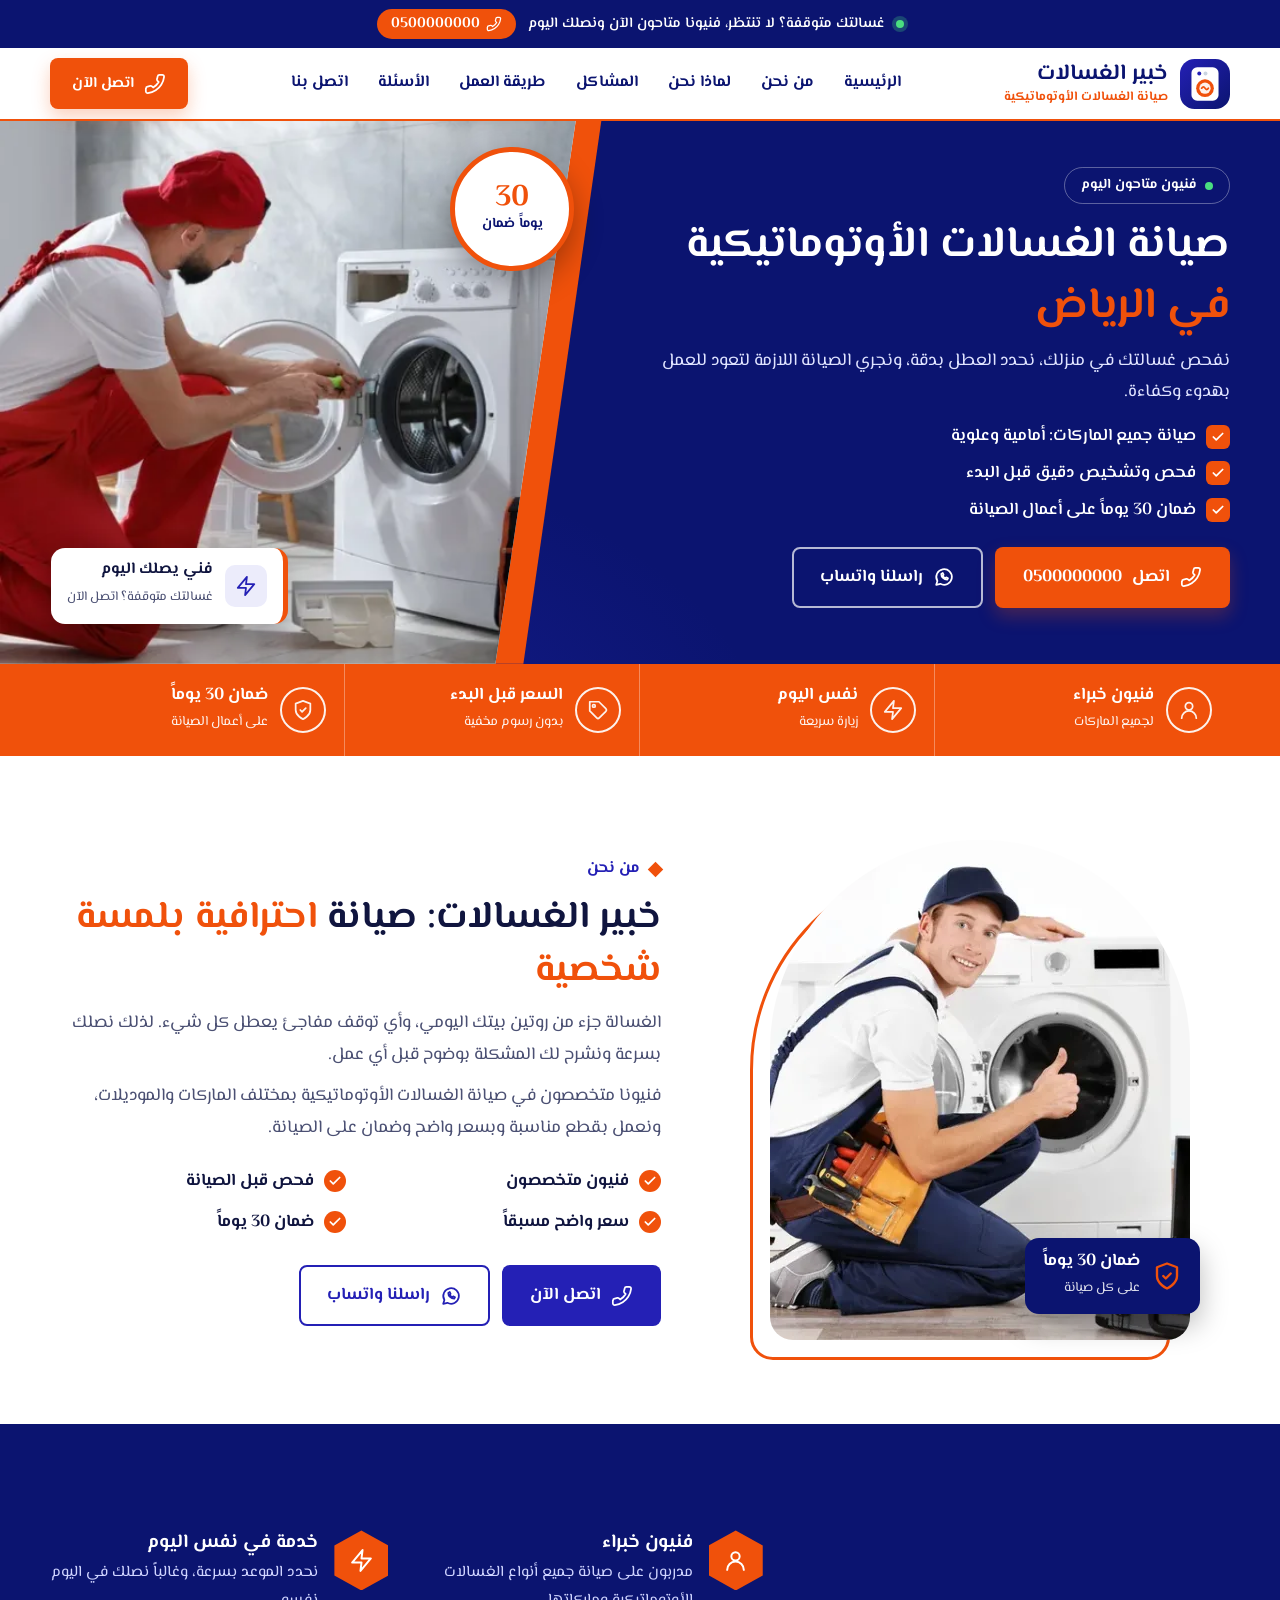
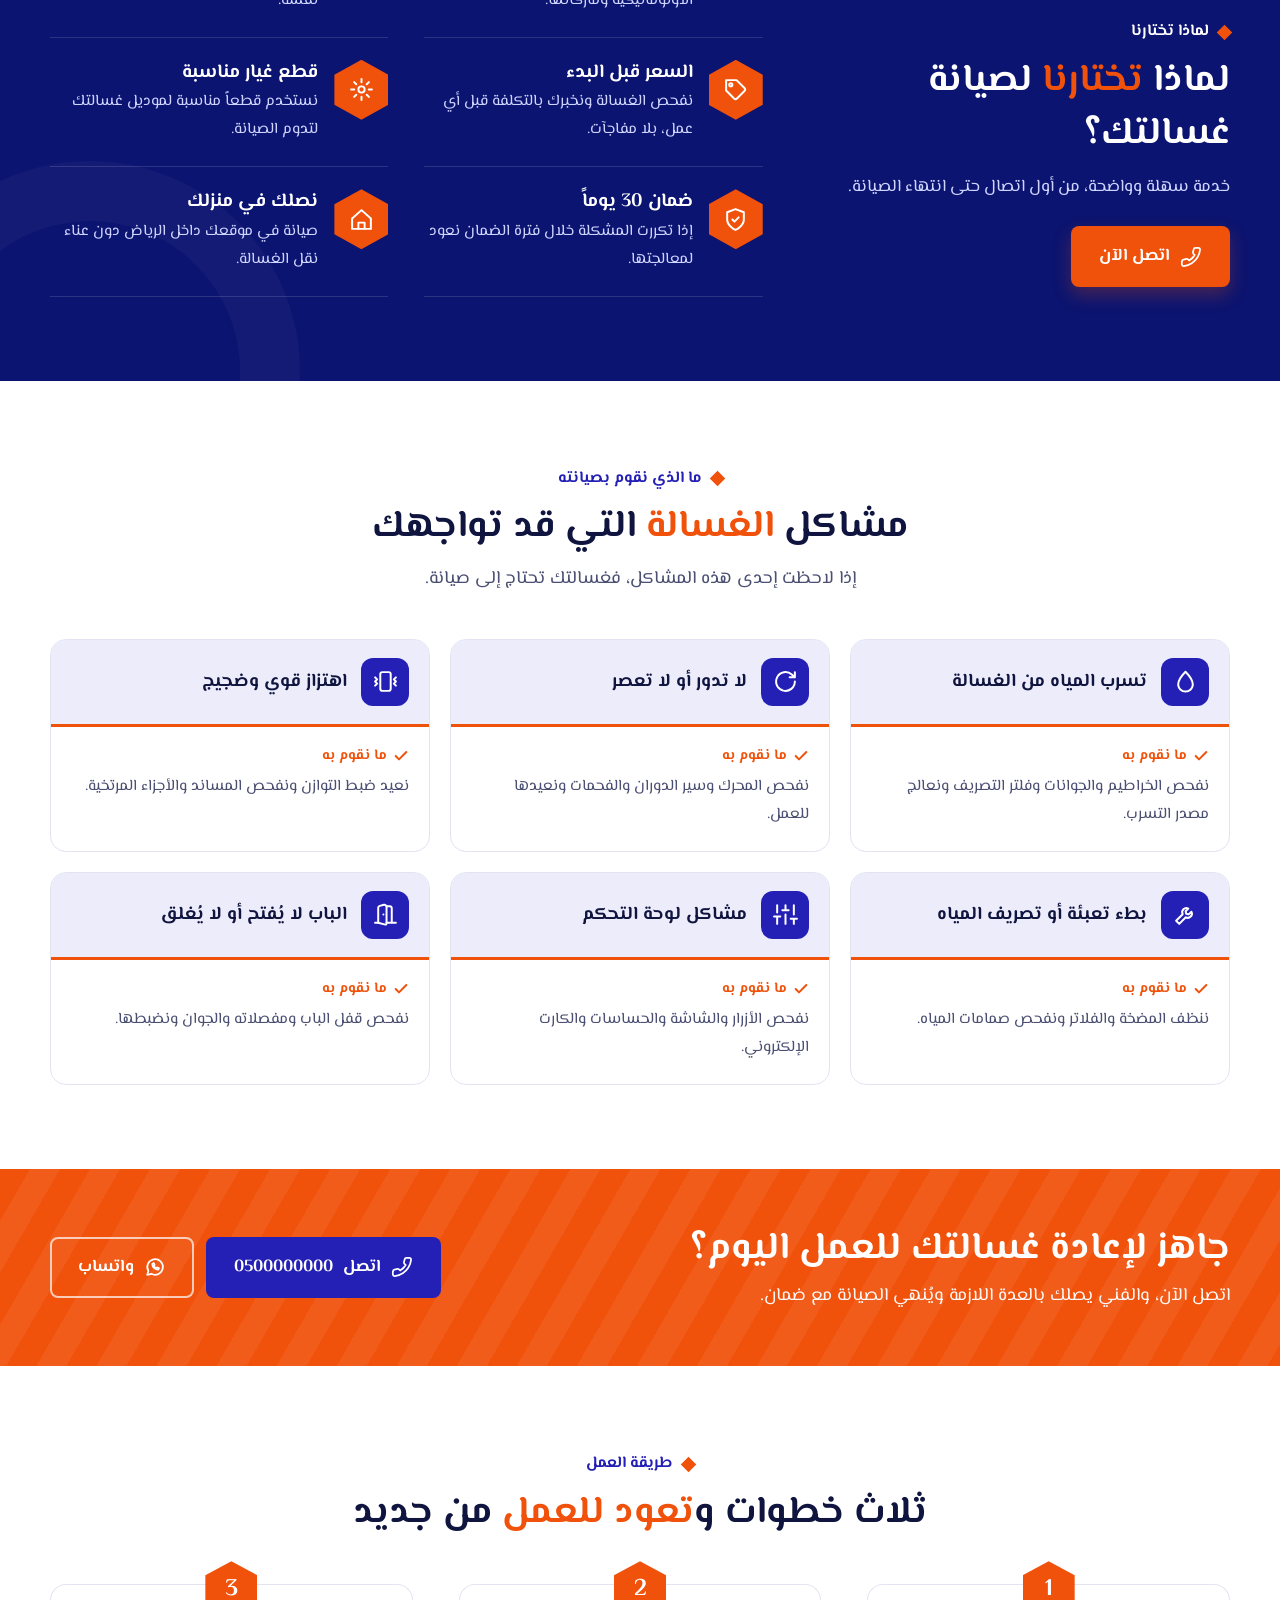
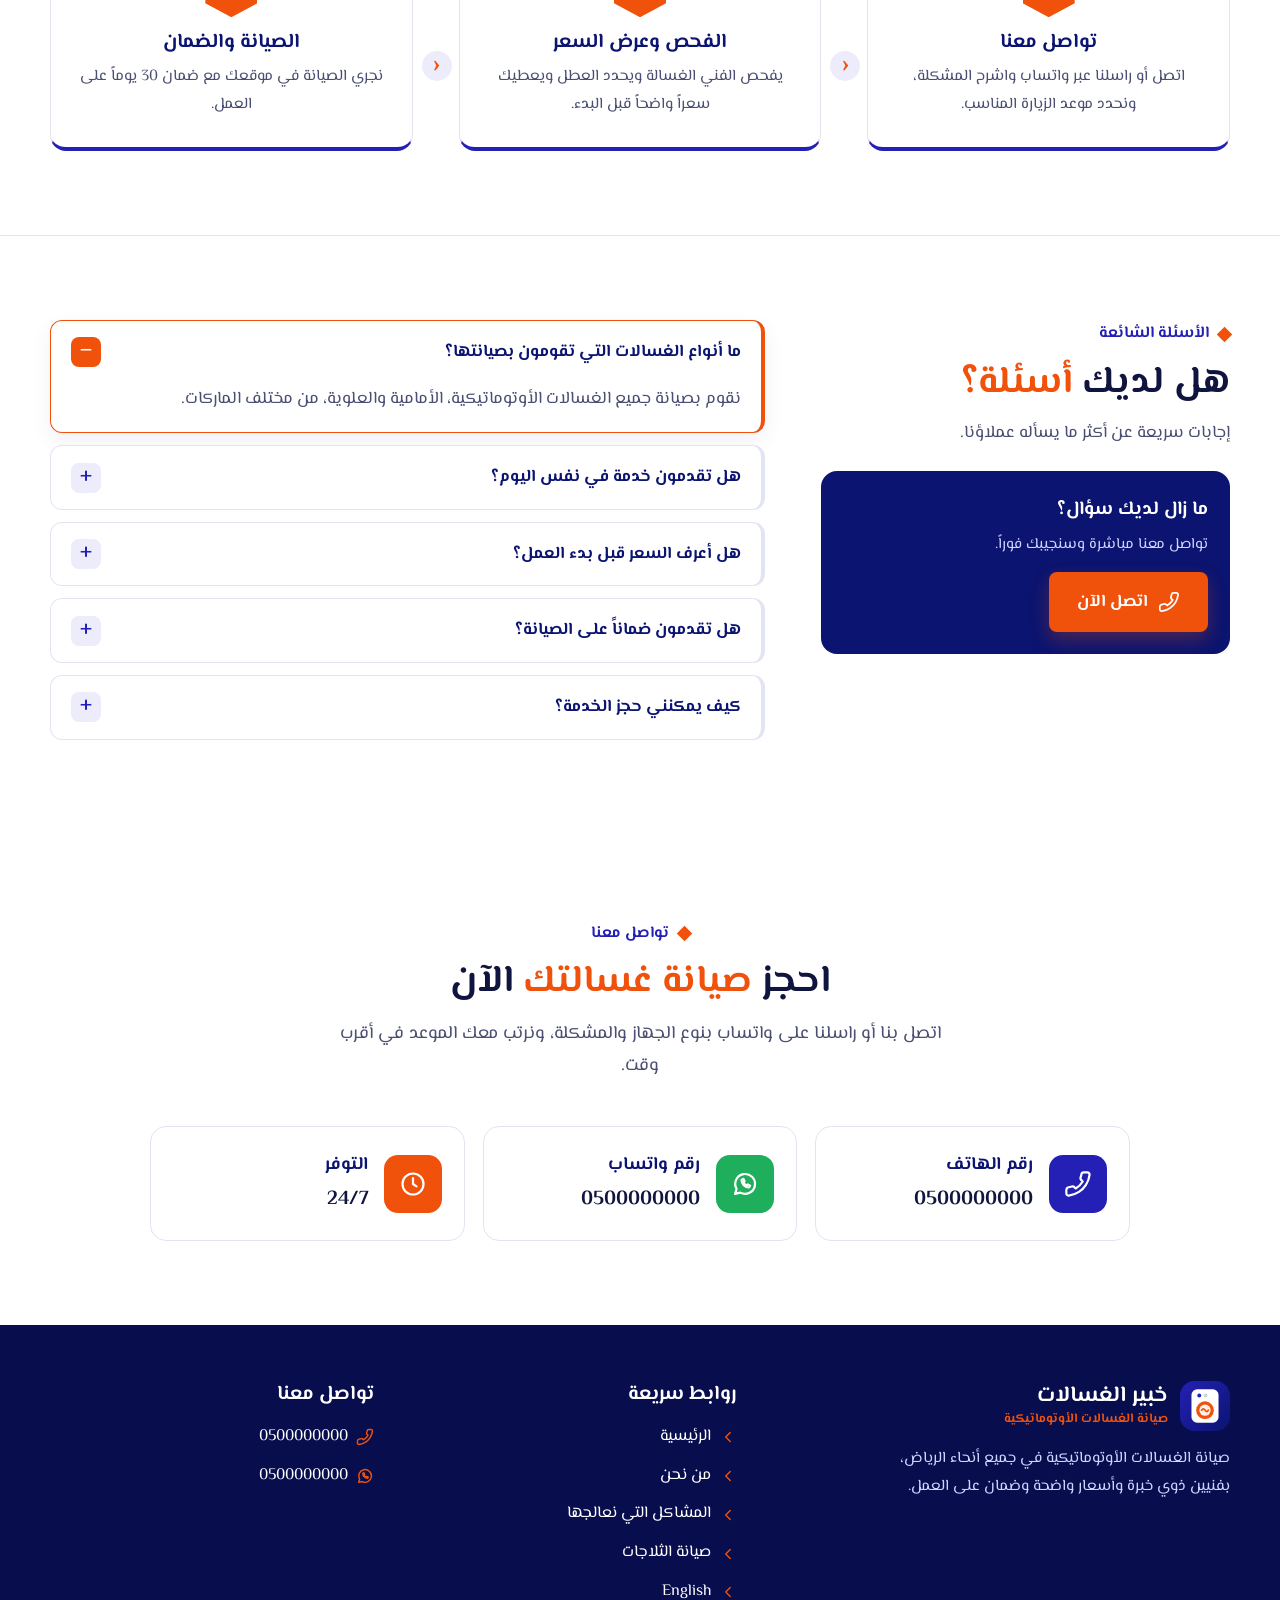
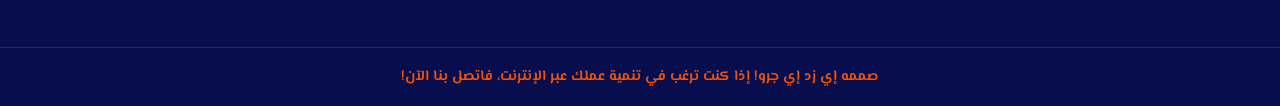
<file: automatic-washing-machine-repair.html>
<!DOCTYPE html>
<html lang="ar" dir="rtl"><head><meta charset="UTF-8">
<meta name="viewport" content="width=device-width, initial-scale=1, viewport-fit=cover">
<title>صيانة الغسالات الأوتوماتيكية في الرياض | خدمة في نفس اليوم</title><meta name="description" content="صيانة احترافية للغسالات الأوتوماتيكية في الرياض لجميع الماركات. فنيون خبراء، خدمة في نفس اليوم، سعر واضح قبل البدء وضمان 30 يوماً.">
<link rel="preconnect" href="https://fonts.googleapis.com"><link rel="preconnect" href="https://fonts.gstatic.com" crossorigin>
<link href="https://fonts.googleapis.com/css2?family=El+Messiri:wght@400;500;600;700&display=swap" rel="stylesheet">
<link rel="stylesheet" href="style.css"></head>
<body class="wash"><svg width="0" height="0" style="position:absolute" aria-hidden="true"><symbol id="i-phone" viewBox="0 0 24 24"><path d="M22 16.9v3a2 2 0 0 1-2.2 2 19.8 19.8 0 0 1-8.6-3.1 19.5 19.5 0 0 1-6-6A19.8 19.8 0 0 1 2.1 4.2 2 2 0 0 1 4.1 2h3a2 2 0 0 1 2 1.7c.1.9.4 1.8.7 2.7a2 2 0 0 1-.5 2.1L8 9.8a16 16 0 0 0 6 6l1.3-1.3a2 2 0 0 1 2.1-.4c.9.3 1.8.6 2.7.7a2 2 0 0 1 1.7 2z"/></symbol><symbol id="i-wa" viewBox="0 0 24 24"><path d="M3.5 20.5l1.3-4.2A8.5 8.5 0 1 1 8 19.4z"/><path d="M9 8.6c0 3.4 3 6.4 6.4 6.4l1-1.6-2-1-1 .8a4.6 4.6 0 0 1-2.6-2.6l.8-1-1-2z"/></symbol><symbol id="i-check" viewBox="0 0 24 24"><path d="M20 6 9 17l-5-5"/></symbol><symbol id="i-chev" viewBox="0 0 24 24"><path d="m15 18-6-6 6-6"/></symbol><symbol id="i-shield" viewBox="0 0 24 24"><path d="M12 22s8-3.6 8-10V5l-8-3-8 3v7c0 6.4 8 10 8 10z"/><path d="m9 12 2 2 4-4"/></symbol><symbol id="i-bolt" viewBox="0 0 24 24"><path d="M13 2 3 14h9l-1 8 10-12h-9z"/></symbol><symbol id="i-tag" viewBox="0 0 24 24"><path d="M20.6 13.4 13.4 20.6a2 2 0 0 1-2.8 0L3 13V3h10l7.6 7.6a2 2 0 0 1 0 2.8z"/><circle cx="7.5" cy="7.5" r="1.5"/></symbol><symbol id="i-user" viewBox="0 0 24 24"><circle cx="12" cy="8" r="4"/><path d="M4 21a8 8 0 0 1 16 0"/></symbol><symbol id="i-clock" viewBox="0 0 24 24"><circle cx="12" cy="12" r="9"/><path d="M12 7v5l3 2"/></symbol><symbol id="i-drop" viewBox="0 0 24 24"><path d="M12 2.7s7 7.2 7 12a7 7 0 0 1-14 0c0-4.8 7-12 7-12z"/></symbol><symbol id="i-wrench" viewBox="0 0 24 24"><path d="M14.7 6.3a4 4 0 0 0-5.4 5.4L3 18l3 3 6.3-6.3a4 4 0 0 0 5.4-5.4l-2.6 2.6-2.4-.6-.6-2.4z"/></symbol><symbol id="i-gear" viewBox="0 0 24 24"><circle cx="12" cy="12" r="3"/><path d="M12 2v3M12 19v3M4.9 4.9l2.1 2.1M17 17l2.1 2.1M2 12h3M19 12h3M4.9 19.1 7 17M17 7l2.1-2.1"/></symbol><symbol id="i-snow" viewBox="0 0 24 24"><path d="M12 2v20M3.3 7l17.4 10M3.3 17 20.7 7M9 3.5l3 2 3-2M9 20.5l3-2 3 2"/></symbol><symbol id="i-temp" viewBox="0 0 24 24"><path d="M14 14.8V4a2 2 0 0 0-4 0v10.8a4 4 0 1 0 4 0z"/></symbol><symbol id="i-volume" viewBox="0 0 24 24"><path d="M11 5 6 9H2v6h4l5 4z"/><path d="M15.5 8.5a5 5 0 0 1 0 7M19 5a9 9 0 0 1 0 14"/></symbol><symbol id="i-door" viewBox="0 0 24 24"><path d="M13 4h3a2 2 0 0 1 2 2v14M2 20h3M13 20h9M10 12v.01"/><path d="M13 4.6v16.1a1 1 0 0 1-1.2 1L5 20V5.6a2 2 0 0 1 1.5-1.9l4-1A2 2 0 0 1 13 4.6z"/></symbol><symbol id="i-vibrate" viewBox="0 0 24 24"><path d="m2 8 2 2-2 2 2 2-2 2M22 8l-2 2 2 2-2 2 2 2"/><rect x="7" y="3" width="10" height="18" rx="2"/></symbol><symbol id="i-sliders" viewBox="0 0 24 24"><path d="M4 21v-7M4 10V3M12 21v-9M12 8V3M20 21v-5M20 12V3M1 14h6M9 8h6M17 16h6"/></symbol><symbol id="i-spin" viewBox="0 0 24 24"><path d="M21 12a9 9 0 1 1-3-6.7L21 8M21 3v5h-5"/></symbol><symbol id="i-house" viewBox="0 0 24 24"><path d="M3 11 12 3l9 8v10H3z"/><path d="M9 21v-6h6v6"/></symbol><symbol id="i-washer" viewBox="0 0 24 24"><rect x="4" y="2" width="16" height="20" rx="2.5"/><circle cx="12" cy="14" r="5"/><path d="M7.5 6h.01M11 6h.01M9.5 14c1-1 2-1 3 0s2 1 3 0"/></symbol><symbol id="i-fridge" viewBox="0 0 24 24"><rect x="5" y="2" width="14" height="20" rx="2.5"/><path d="M5 10h14M9 6v1.5M9 13v3.5"/></symbol><symbol id="i-menu" viewBox="0 0 24 24"><path d="M4 7h16M4 12h16M4 17h16"/></symbol></svg>
<div class="top"><div class="wrap"><span class="dot"></span><span class="hide-m">غسالتك متوقفة؟ لا تنتظر، فنيونا متاحون الآن ونصلك اليوم</span><a href="#" class="tc js-call"><svg class="ico flip"><use href="#i-phone"/></svg> <span class="num" dir="ltr">0500000000</span></a></div></div>
<header><div class="wrap"><a href="#top" class="logo"><svg viewBox="0 0 48 48" aria-hidden="true"><defs><linearGradient id="lg" x1="0" y1="0" x2="1" y2="1"><stop offset="0" stop-color="#2420B5"/><stop offset="1" stop-color="#0B1470"/></linearGradient></defs><rect width="48" height="48" rx="14" fill="url(#lg)"/><rect x="11" y="8" width="26" height="32" rx="5.5" fill="#fff"/><circle cx="18.5" cy="14" r="1.9" fill="#2420B5"/><circle cx="24.5" cy="14" r="1.9" fill="#cbd5e1"/><circle cx="24" cy="28" r="8.5" fill="#F0510B"/><circle cx="24" cy="28" r="5.4" fill="#fff" opacity=".92"/><path d="M20.8 28c1.1-1.7 2.2-1.7 3.2 0s2.1 1.7 3.2 0" stroke="#F0510B" fill="none" stroke-width="1.7" stroke-linecap="round"/></svg><span><b>خبير الغسالات</b><small>صيانة الغسالات الأوتوماتيكية</small></span></a>
<nav id="nv"><a href="#top">الرئيسية</a><a href="#about">من نحن</a><a href="#why">لماذا نحن</a><a href="#problems">المشاكل</a><a href="#process">طريقة العمل</a><a href="#faq">الأسئلة</a><a href="#contact">اتصل بنا</a></nav>
<a href="#" class="btn b-acc js-call"><svg class="ico flip"><use href="#i-phone"/></svg> اتصل الآن</a>
<button class="burger" id="burger" aria-label="القائمة" aria-expanded="false" aria-controls="nv"><svg class="ico "><use href="#i-menu"/></svg></button></div></header>
<section class="hero" id="top" style="padding:0">
<div class="hstripe"></div><div class="hphoto"><img src="images/washer-hero.webp" alt="خبير الغسالات" width="500" height="500"></div>
<div class="hbadge"><div><strong>30</strong><small>يوماً ضمان</small></div></div>
<div class="hcard"><span class="ci"><svg class="ico "><use href="#i-bolt"/></svg></span><div><b>فني يصلك اليوم</b><span>غسالتك متوقفة؟ اتصل الآن</span></div></div>
<div class="wrap"><div class="hcopy"><span class="pill"><i></i> فنيون متاحون اليوم</span><h1>صيانة الغسالات الأوتوماتيكية <span>في الرياض</span></h1><p class="sub">نفحص غسالتك في منزلك، نحدد العطل بدقة، ونجري الصيانة اللازمة لتعود للعمل بهدوء وكفاءة.</p>
<ul class="hlist"><li><span class="ck"><svg class="ico "><use href="#i-check"/></svg></span> صيانة جميع الماركات: أمامية وعلوية</li><li><span class="ck"><svg class="ico "><use href="#i-check"/></svg></span> فحص وتشخيص دقيق قبل البدء</li><li><span class="ck"><svg class="ico "><use href="#i-check"/></svg></span> ضمان 30 يوماً على أعمال الصيانة</li></ul>
<div class="row"><a href="#" class="btn b-acc js-call"><svg class="ico flip"><use href="#i-phone"/></svg> اتصل <span class="num" dir="ltr">0500000000</span></a><a href="#" class="btn b-ghost js-wa"><svg class="ico "><use href="#i-wa"/></svg> راسلنا واتساب</a></div></div></div></section>
<div class="strip"><div class="wrap"><div class="sf"><span class="sfi"><svg class="ico "><use href="#i-user"/></svg></span><div><b>فنيون خبراء</b><span>لجميع الماركات</span></div></div><div class="sf"><span class="sfi"><svg class="ico "><use href="#i-bolt"/></svg></span><div><b>نفس اليوم</b><span>زيارة سريعة</span></div></div><div class="sf"><span class="sfi"><svg class="ico "><use href="#i-tag"/></svg></span><div><b>السعر قبل البدء</b><span>بدون رسوم مخفية</span></div></div><div class="sf"><span class="sfi"><svg class="ico "><use href="#i-shield"/></svg></span><div><b>ضمان 30 يوماً</b><span>على أعمال الصيانة</span></div></div></div></div>
<section id="about"><div class="wrap about"><div class="aimg"><img src="images/washer-about.webp" alt="صيانة الغسالات الأوتوماتيكية" loading="lazy" width="500" height="500">
<div class="aexp"><svg class="ico "><use href="#i-shield"/></svg><div><b>ضمان 30 يوماً</b><span>على كل صيانة</span></div></div></div>
<div><span class="tag">من نحن</span><h2>خبير الغسالات: صيانة <span>احترافية بلمسة شخصية</span></h2><p>الغسالة جزء من روتين بيتك اليومي، وأي توقف مفاجئ يعطل كل شيء. لذلك نصلك بسرعة ونشرح لك المشكلة بوضوح قبل أي عمل.</p><p>فنيونا متخصصون في صيانة الغسالات الأوتوماتيكية بمختلف الماركات والموديلات، ونعمل بقطع مناسبة وبسعر واضح وضمان على الصيانة.</p>
<ul class="apts"><li><span class="ck"><svg class="ico "><use href="#i-check"/></svg></span> فنيون متخصصون</li><li><span class="ck"><svg class="ico "><use href="#i-check"/></svg></span> فحص قبل الصيانة</li><li><span class="ck"><svg class="ico "><use href="#i-check"/></svg></span> سعر واضح مسبقاً</li><li><span class="ck"><svg class="ico "><use href="#i-check"/></svg></span> ضمان 30 يوماً</li></ul>
<div class="row"><a href="#" class="btn b-main js-call"><svg class="ico flip"><use href="#i-phone"/></svg> اتصل الآن</a><a href="#" class="btn b-line js-wa"><svg class="ico "><use href="#i-wa"/></svg> راسلنا واتساب</a></div></div></div></section>
<section class="why" id="why"><div class="wrap whyg"><div class="lead"><span class="tag">لماذا تختارنا</span><h2>لماذا <span>تختارنا</span> لصيانة غسالتك؟</h2><p>خدمة سهلة وواضحة، من أول اتصال حتى انتهاء الصيانة.</p><a href="#" class="btn b-acc js-call"><svg class="ico flip"><use href="#i-phone"/></svg> اتصل الآن</a></div><div class="wl"><div class="w"><span class="wi"><svg class="ico "><use href="#i-user"/></svg></span><div><h3>فنيون خبراء</h3><p>مدربون على صيانة جميع أنواع الغسالات الأوتوماتيكية وماركاتها.</p></div></div><div class="w"><span class="wi"><svg class="ico "><use href="#i-bolt"/></svg></span><div><h3>خدمة في نفس اليوم</h3><p>نحدد الموعد بسرعة، وغالباً نصلك في اليوم نفسه.</p></div></div><div class="w"><span class="wi"><svg class="ico "><use href="#i-tag"/></svg></span><div><h3>السعر قبل البدء</h3><p>نفحص الغسالة ونخبرك بالتكلفة قبل أي عمل، بلا مفاجآت.</p></div></div><div class="w"><span class="wi"><svg class="ico "><use href="#i-gear"/></svg></span><div><h3>قطع غيار مناسبة</h3><p>نستخدم قطعاً مناسبة لموديل غسالتك لتدوم الصيانة.</p></div></div><div class="w"><span class="wi"><svg class="ico "><use href="#i-shield"/></svg></span><div><h3>ضمان 30 يوماً</h3><p>إذا تكررت المشكلة خلال فترة الضمان نعود لمعالجتها.</p></div></div><div class="w"><span class="wi"><svg class="ico "><use href="#i-house"/></svg></span><div><h3>نصلك في منزلك</h3><p>صيانة في موقعك داخل الرياض دون عناء نقل الغسالة.</p></div></div></div></div></section>
<section id="problems"><div class="wrap"><div class="head c"><span class="tag">ما الذي نقوم بصيانته</span><h2>مشاكل <span>الغسالة</span> التي قد تواجهك</h2><p>إذا لاحظت إحدى هذه المشاكل، فغسالتك تحتاج إلى صيانة.</p></div>
<div class="grid3"><div class="p"><div class="ph"><span class="pi"><svg class="ico "><use href="#i-drop"/></svg></span><h3>تسرب المياه من الغسالة</h3></div><div class="pb"><small><svg class="ico "><use href="#i-check"/></svg> ما نقوم به</small><p>نفحص الخراطيم والجوانات وفلتر التصريف ونعالج مصدر التسرب.</p></div></div><div class="p"><div class="ph"><span class="pi"><svg class="ico "><use href="#i-spin"/></svg></span><h3>لا تدور أو لا تعصر</h3></div><div class="pb"><small><svg class="ico "><use href="#i-check"/></svg> ما نقوم به</small><p>نفحص المحرك وسير الدوران والفحمات ونعيدها للعمل.</p></div></div><div class="p"><div class="ph"><span class="pi"><svg class="ico "><use href="#i-vibrate"/></svg></span><h3>اهتزاز قوي وضجيج</h3></div><div class="pb"><small><svg class="ico "><use href="#i-check"/></svg> ما نقوم به</small><p>نعيد ضبط التوازن ونفحص المساند والأجزاء المرتخية.</p></div></div><div class="p"><div class="ph"><span class="pi"><svg class="ico "><use href="#i-wrench"/></svg></span><h3>بطء تعبئة أو تصريف المياه</h3></div><div class="pb"><small><svg class="ico "><use href="#i-check"/></svg> ما نقوم به</small><p>ننظف المضخة والفلاتر ونفحص صمامات المياه.</p></div></div><div class="p"><div class="ph"><span class="pi"><svg class="ico "><use href="#i-sliders"/></svg></span><h3>مشاكل لوحة التحكم</h3></div><div class="pb"><small><svg class="ico "><use href="#i-check"/></svg> ما نقوم به</small><p>نفحص الأزرار والشاشة والحساسات والكارت الإلكتروني.</p></div></div><div class="p"><div class="ph"><span class="pi"><svg class="ico "><use href="#i-door"/></svg></span><h3>الباب لا يُفتح أو لا يُغلق</h3></div><div class="pb"><small><svg class="ico "><use href="#i-check"/></svg> ما نقوم به</small><p>نفحص قفل الباب ومفصلاته والجوان ونضبطها.</p></div></div></div>
</div></section>
<section class="cta"><div class="wrap ctag"><div><h2>جاهز لإعادة غسالتك للعمل اليوم؟</h2><p>اتصل الآن، والفني يصلك بالعدة اللازمة ويُنهي الصيانة مع ضمان.</p></div><div class="row"><a href="#" class="btn b-main js-call"><svg class="ico flip"><use href="#i-phone"/></svg> اتصل <span class="num" dir="ltr">0500000000</span></a><a href="#" class="btn b-ghost js-wa"><svg class="ico "><use href="#i-wa"/></svg> واتساب</a></div></div></section>
<section class="proc" id="process"><div class="wrap"><div class="head c"><span class="tag">طريقة العمل</span><h2>ثلاث خطوات و<span>تعود للعمل</span> من جديد</h2></div>
<div class="steps"><div class="st"><div class="sn">1</div><h3>تواصل معنا</h3><p>اتصل أو راسلنا عبر واتساب واشرح المشكلة، ونحدد موعد الزيارة المناسب.</p></div><div class="st"><div class="sn">2</div><h3>الفحص وعرض السعر</h3><p>يفحص الفني الغسالة ويحدد العطل ويعطيك سعراً واضحاً قبل البدء.</p></div><div class="st"><div class="sn">3</div><h3>الصيانة والضمان</h3><p>نجري الصيانة في موقعك مع ضمان 30 يوماً على العمل.</p></div></div></div></section>
<section class="faq" id="faq"><div class="wrap faqg"><div class="lead"><span class="tag">الأسئلة الشائعة</span><h2>هل لديك <span>أسئلة؟</span></h2><p>إجابات سريعة عن أكثر ما يسأله عملاؤنا.</p>
<div class="askbox"><b>ما زال لديك سؤال؟</b><p>تواصل معنا مباشرة وسنجيبك فوراً.</p><a href="#" class="btn b-acc js-call"><svg class="ico flip"><use href="#i-phone"/></svg> اتصل الآن</a></div></div>
<div><details open><summary>ما أنواع الغسالات التي تقومون بصيانتها؟</summary><p>نقوم بصيانة جميع الغسالات الأوتوماتيكية، الأمامية والعلوية، من مختلف الماركات.</p></details><details><summary>هل تقدمون خدمة في نفس اليوم؟</summary><p>نعم، نوفر الزيارة في نفس اليوم حسب موقعك وجدول المواعيد.</p></details><details><summary>هل أعرف السعر قبل بدء العمل؟</summary><p>نعم، يفحص الفني الغسالة ويخبرك بالتكلفة قبل أي صيانة.</p></details><details><summary>هل تقدمون ضماناً على الصيانة؟</summary><p>نعم، نقدم ضمان 30 يوماً على أعمال الصيانة.</p></details><details><summary>كيف يمكنني حجز الخدمة؟</summary><p>اتصل بنا أو راسلنا على واتساب وسنحدد لك الموعد مباشرة.</p></details></div></div></section>
<section id="contact"><div class="wrap"><div class="head c"><span class="tag">تواصل معنا</span><h2>احجز <span>صيانة غسالتك</span> الآن</h2><p>اتصل بنا أو راسلنا على واتساب بنوع الجهاز والمشكلة، ونرتب معك الموعد في أقرب وقت.</p></div>
<div class="ccards"><a href="#" class="cc js-call"><span class="ci"><svg class="ico flip"><use href="#i-phone"/></svg></span><span><b>رقم الهاتف</b><span class="num" dir="ltr">0500000000</span></span></a>
<a href="#" class="cc wa js-wa"><span class="ci"><svg class="ico "><use href="#i-wa"/></svg></span><span><b>رقم واتساب</b><span class="num" dir="ltr">0500000000</span></span></a>
<div class="cc hr"><span class="ci"><svg class="ico "><use href="#i-clock"/></svg></span><span><b>التوفر</b><span>24/7</span></span></div></div></div></section>
<footer><div class="wrap fg"><div><a href="#top" class="logo"><svg viewBox="0 0 48 48" aria-hidden="true"><defs><linearGradient id="lg" x1="0" y1="0" x2="1" y2="1"><stop offset="0" stop-color="#2420B5"/><stop offset="1" stop-color="#0B1470"/></linearGradient></defs><rect width="48" height="48" rx="14" fill="url(#lg)"/><rect x="11" y="8" width="26" height="32" rx="5.5" fill="#fff"/><circle cx="18.5" cy="14" r="1.9" fill="#2420B5"/><circle cx="24.5" cy="14" r="1.9" fill="#cbd5e1"/><circle cx="24" cy="28" r="8.5" fill="#F0510B"/><circle cx="24" cy="28" r="5.4" fill="#fff" opacity=".92"/><path d="M20.8 28c1.1-1.7 2.2-1.7 3.2 0s2.1 1.7 3.2 0" stroke="#F0510B" fill="none" stroke-width="1.7" stroke-linecap="round"/></svg><span><b>خبير الغسالات</b><small>صيانة الغسالات الأوتوماتيكية</small></span></a><p>صيانة الغسالات الأوتوماتيكية في جميع أنحاء الرياض، بفنيين ذوي خبرة وأسعار واضحة وضمان على العمل.</p></div>
<div><h4>روابط سريعة</h4><ul class="fl"><li><a href="#top"><svg class="ico "><use href="#i-chev"/></svg> الرئيسية</a></li><li><a href="#about"><svg class="ico "><use href="#i-chev"/></svg> من نحن</a></li><li><a href="#problems"><svg class="ico "><use href="#i-chev"/></svg> المشاكل التي نعالجها</a></li><li><a href="/fridge-repair"><svg class="ico "><use href="#i-chev"/></svg> صيانة الثلاجات</a></li><li><a href="/en/washing-machine-repair" lang="en"><svg class="ico "><use href="#i-chev"/></svg> English</a></li></ul></div>
<div><h4>تواصل معنا</h4><ul class="fl"><li><a href="#" class="js-call"><svg class="ico flip"><use href="#i-phone"/></svg> <span class="num" dir="ltr">0500000000</span></a></li><li><a href="#" class="js-wa"><svg class="ico "><use href="#i-wa"/></svg> <span class="num" dir="ltr">0500000000</span></a></li></ul></div></div>
<div class="fb"><a href="https://api.whatsapp.com/send/?phone=923214914037" target="_blank" rel="noopener">صممه إي زد إي جرو! إذا كنت ترغب في تنمية عملك عبر الإنترنت، فاتصل بنا الآن!</a></div></footer>
<div class="mbar"><a href="#" class="btn b-acc js-call"><svg class="ico flip"><use href="#i-phone"/></svg> اتصل الآن</a><a href="#" class="btn b-ghost js-wa"><svg class="ico "><use href="#i-wa"/></svg> واتساب</a></div>
<script>
var PHONE_INTL='966500000000',PHONE_SHOW='0500000000';
document.querySelectorAll('.js-call').forEach(function(a){a.href='tel:+'+PHONE_INTL});
document.querySelectorAll('.js-wa').forEach(function(a){a.href='https://wa.me/'+PHONE_INTL;a.target='_blank';a.rel='noopener'});
document.querySelectorAll('.num').forEach(function(n){n.textContent=PHONE_SHOW});
var b=document.getElementById('burger'),nv=document.getElementById('nv');
b.addEventListener('click',function(){var o=nv.classList.toggle('open');b.setAttribute('aria-expanded',o)});
nv.addEventListener('click',function(e){if(e.target.tagName==='A'){nv.classList.remove('open');b.setAttribute('aria-expanded','false')}});
</script></body></html>
</file>
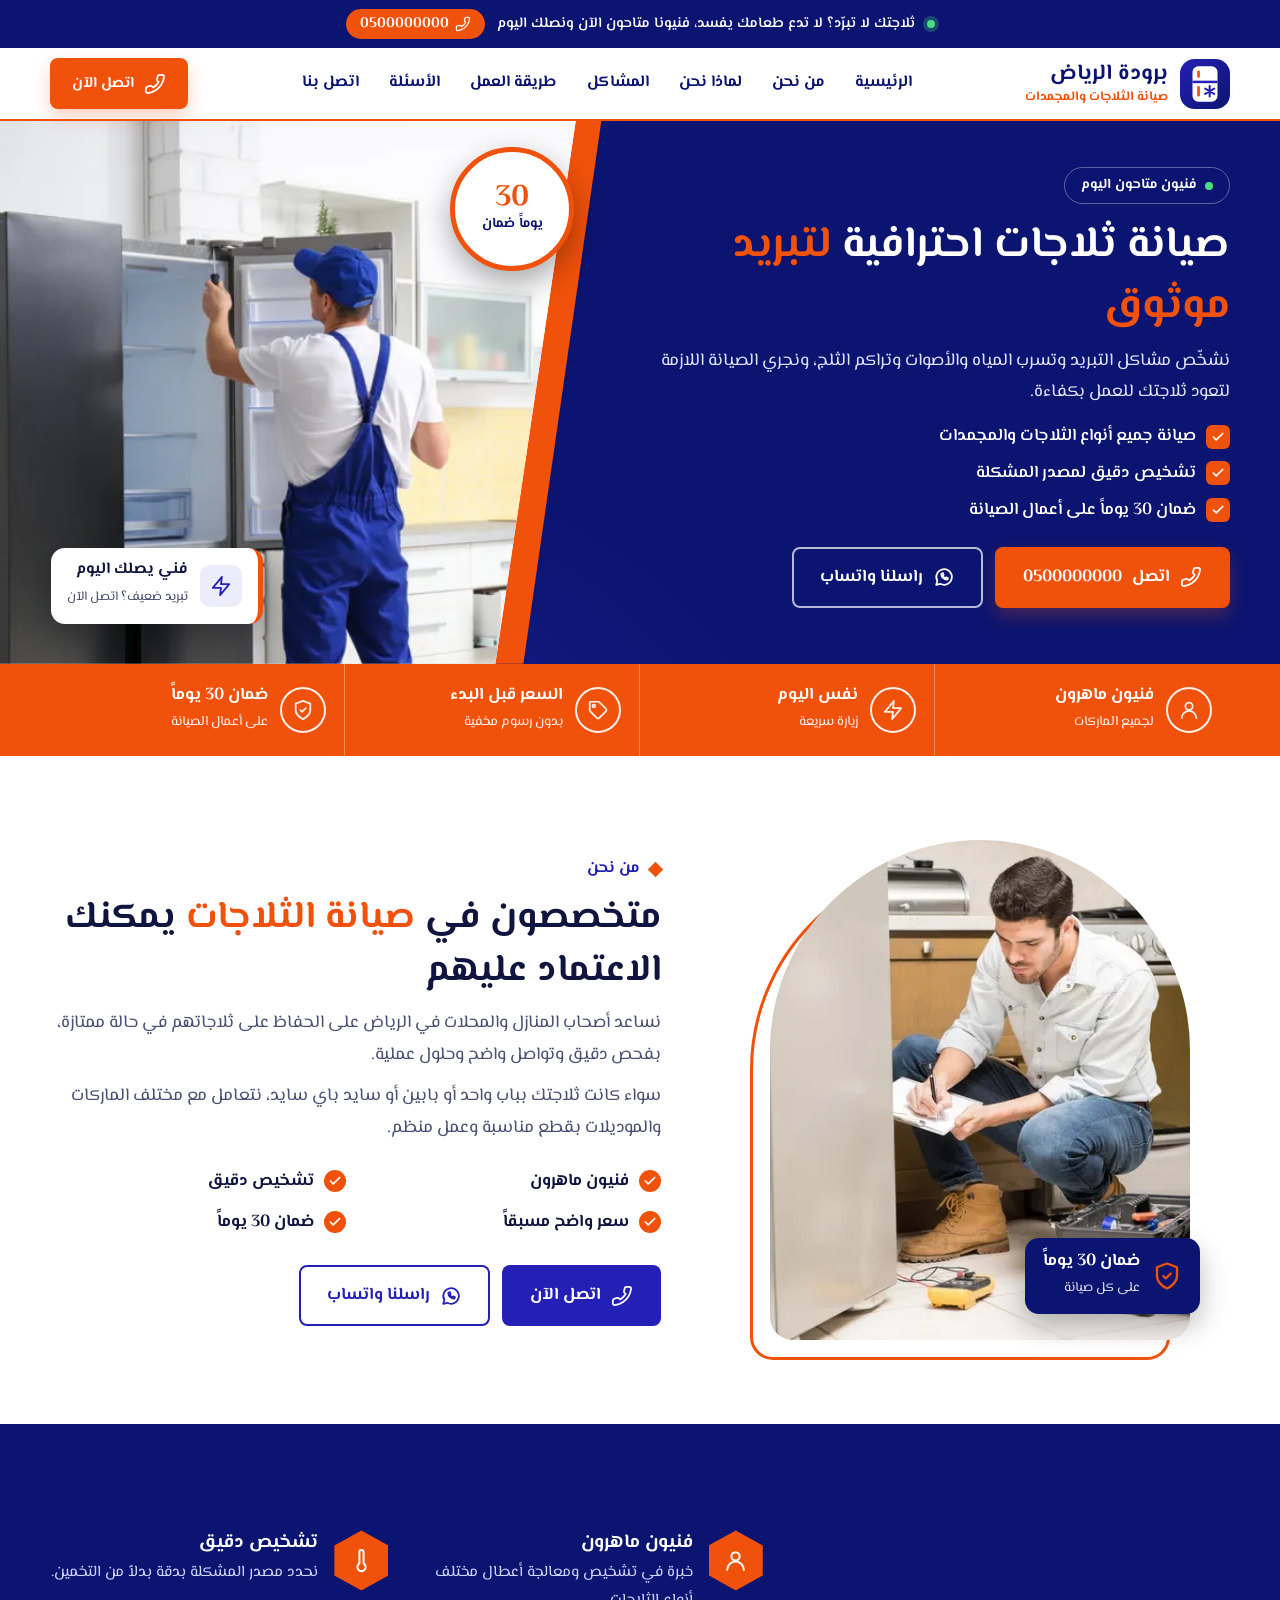
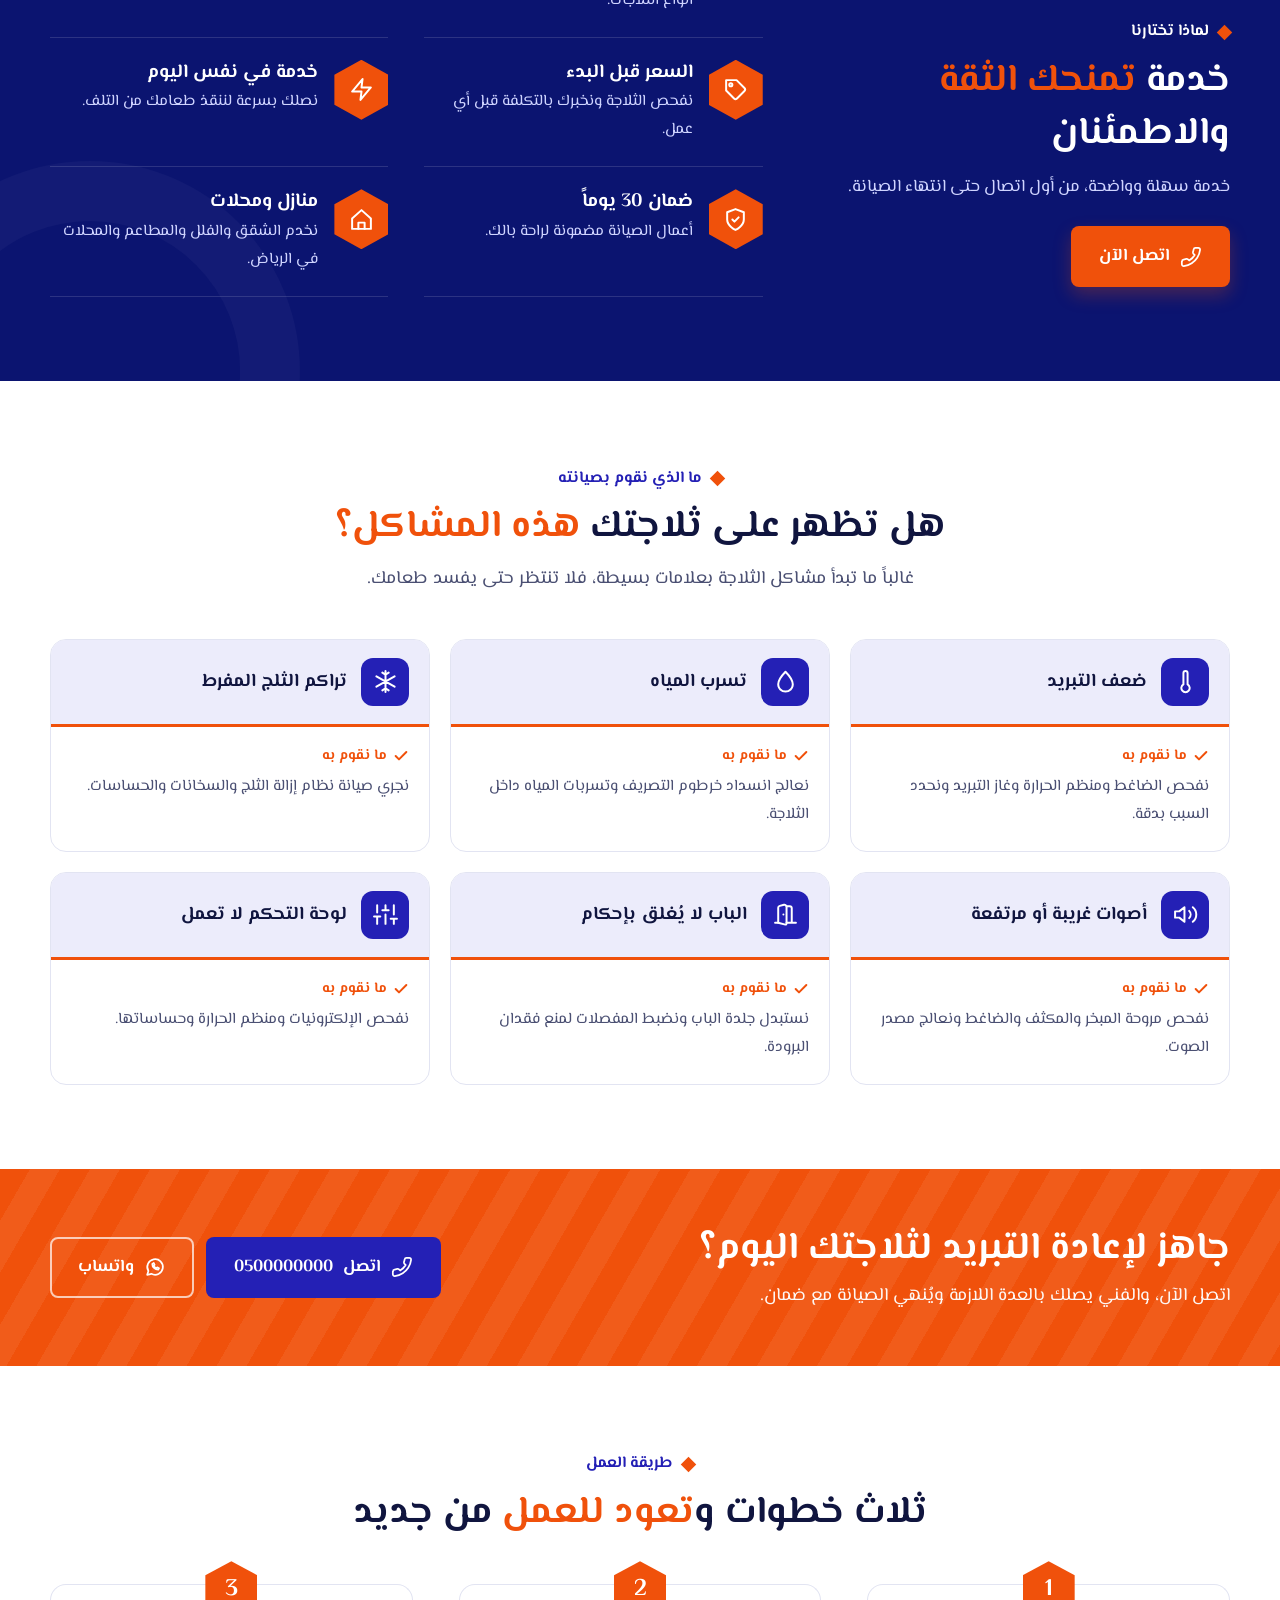
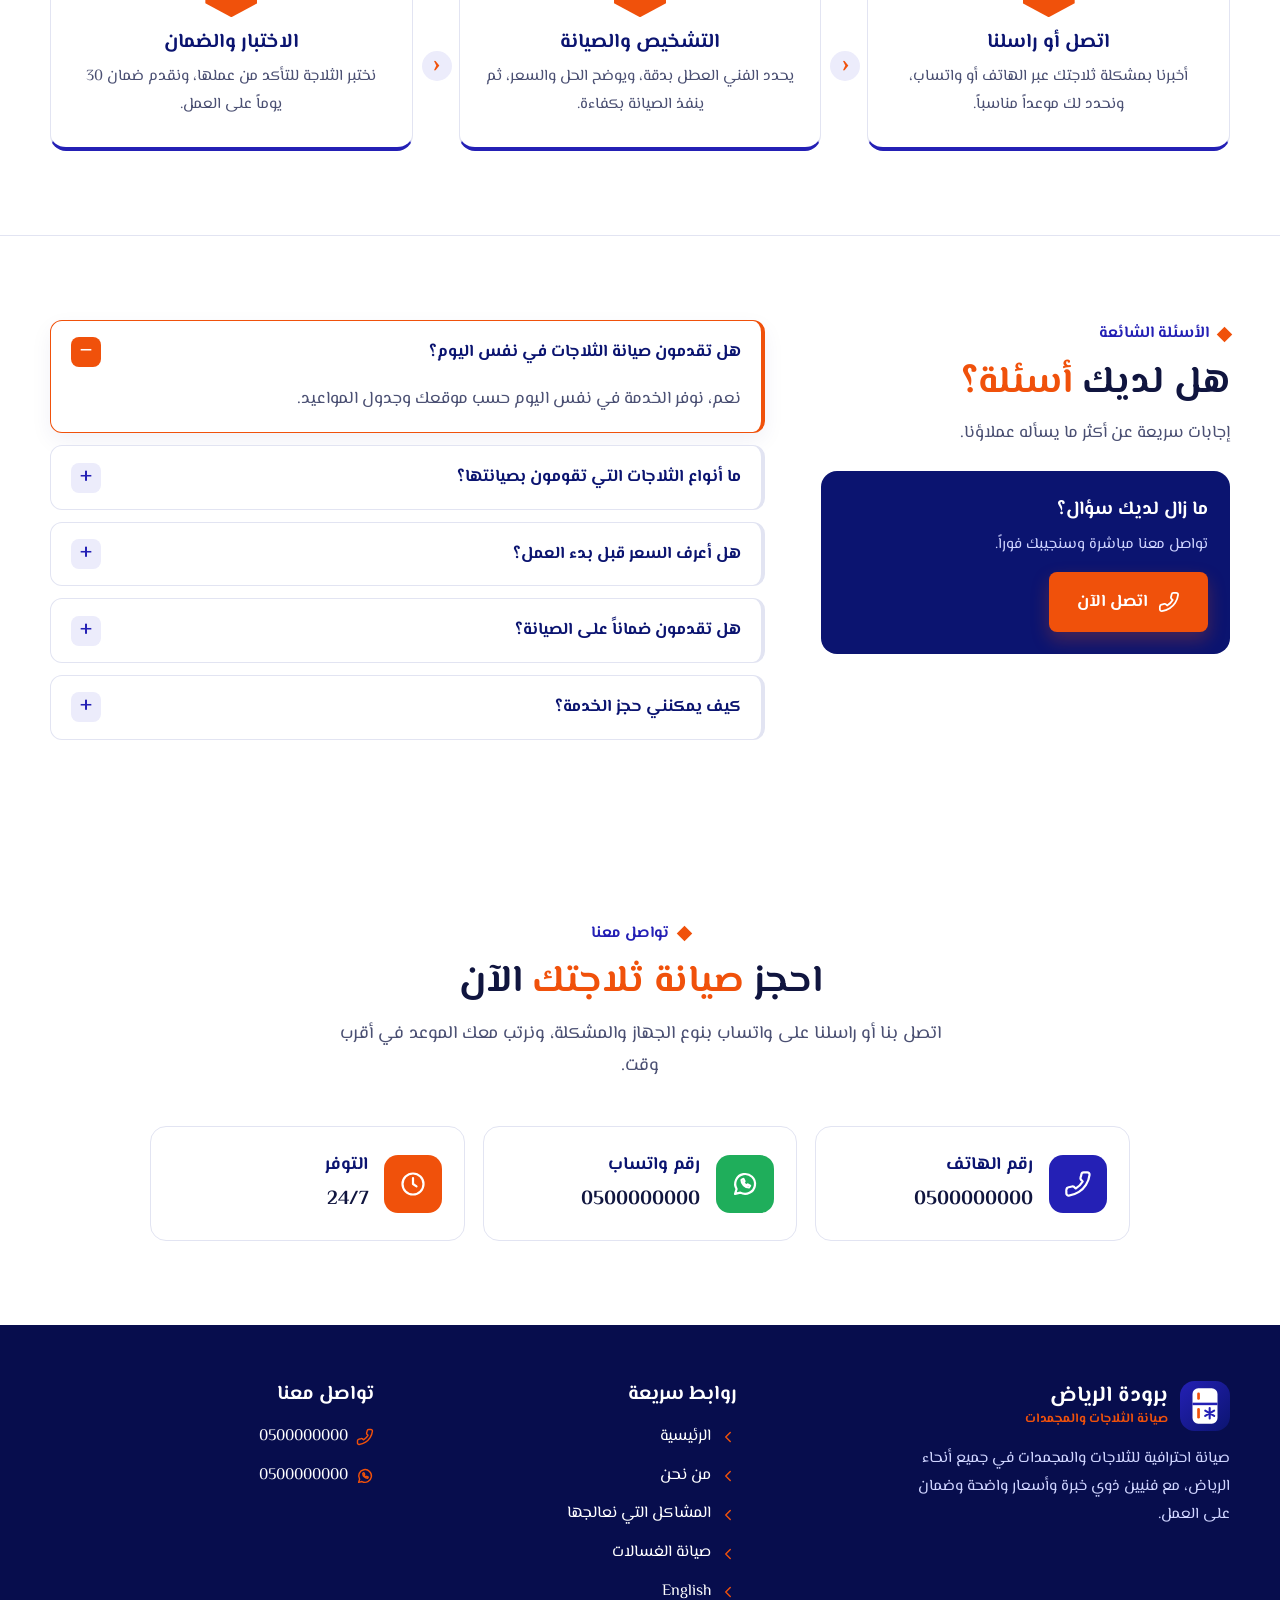
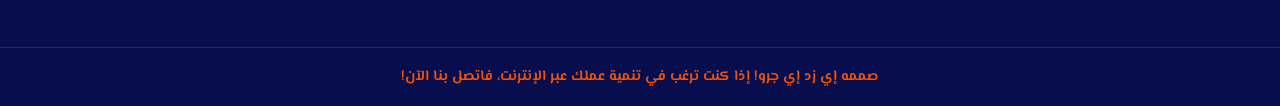
<file: fridge-repair.html>
<!DOCTYPE html>
<html lang="ar" dir="rtl"><head><meta charset="UTF-8">
<meta name="viewport" content="width=device-width, initial-scale=1, viewport-fit=cover">
<title>صيانة الثلاجات في الرياض | فنيون خبراء وخدمة في نفس اليوم</title><meta name="description" content="صيانة احترافية للثلاجات والمجمدات في الرياض لجميع الماركات. تشخيص دقيق، خدمة في نفس اليوم، سعر واضح قبل البدء وضمان 30 يوماً.">
<link rel="preconnect" href="https://fonts.googleapis.com"><link rel="preconnect" href="https://fonts.gstatic.com" crossorigin>
<link href="https://fonts.googleapis.com/css2?family=El+Messiri:wght@400;500;600;700&display=swap" rel="stylesheet">
<link rel="stylesheet" href="style.css"></head>
<body class="fridge"><svg width="0" height="0" style="position:absolute" aria-hidden="true"><symbol id="i-phone" viewBox="0 0 24 24"><path d="M22 16.9v3a2 2 0 0 1-2.2 2 19.8 19.8 0 0 1-8.6-3.1 19.5 19.5 0 0 1-6-6A19.8 19.8 0 0 1 2.1 4.2 2 2 0 0 1 4.1 2h3a2 2 0 0 1 2 1.7c.1.9.4 1.8.7 2.7a2 2 0 0 1-.5 2.1L8 9.8a16 16 0 0 0 6 6l1.3-1.3a2 2 0 0 1 2.1-.4c.9.3 1.8.6 2.7.7a2 2 0 0 1 1.7 2z"/></symbol><symbol id="i-wa" viewBox="0 0 24 24"><path d="M3.5 20.5l1.3-4.2A8.5 8.5 0 1 1 8 19.4z"/><path d="M9 8.6c0 3.4 3 6.4 6.4 6.4l1-1.6-2-1-1 .8a4.6 4.6 0 0 1-2.6-2.6l.8-1-1-2z"/></symbol><symbol id="i-check" viewBox="0 0 24 24"><path d="M20 6 9 17l-5-5"/></symbol><symbol id="i-chev" viewBox="0 0 24 24"><path d="m15 18-6-6 6-6"/></symbol><symbol id="i-shield" viewBox="0 0 24 24"><path d="M12 22s8-3.6 8-10V5l-8-3-8 3v7c0 6.4 8 10 8 10z"/><path d="m9 12 2 2 4-4"/></symbol><symbol id="i-bolt" viewBox="0 0 24 24"><path d="M13 2 3 14h9l-1 8 10-12h-9z"/></symbol><symbol id="i-tag" viewBox="0 0 24 24"><path d="M20.6 13.4 13.4 20.6a2 2 0 0 1-2.8 0L3 13V3h10l7.6 7.6a2 2 0 0 1 0 2.8z"/><circle cx="7.5" cy="7.5" r="1.5"/></symbol><symbol id="i-user" viewBox="0 0 24 24"><circle cx="12" cy="8" r="4"/><path d="M4 21a8 8 0 0 1 16 0"/></symbol><symbol id="i-clock" viewBox="0 0 24 24"><circle cx="12" cy="12" r="9"/><path d="M12 7v5l3 2"/></symbol><symbol id="i-drop" viewBox="0 0 24 24"><path d="M12 2.7s7 7.2 7 12a7 7 0 0 1-14 0c0-4.8 7-12 7-12z"/></symbol><symbol id="i-wrench" viewBox="0 0 24 24"><path d="M14.7 6.3a4 4 0 0 0-5.4 5.4L3 18l3 3 6.3-6.3a4 4 0 0 0 5.4-5.4l-2.6 2.6-2.4-.6-.6-2.4z"/></symbol><symbol id="i-gear" viewBox="0 0 24 24"><circle cx="12" cy="12" r="3"/><path d="M12 2v3M12 19v3M4.9 4.9l2.1 2.1M17 17l2.1 2.1M2 12h3M19 12h3M4.9 19.1 7 17M17 7l2.1-2.1"/></symbol><symbol id="i-snow" viewBox="0 0 24 24"><path d="M12 2v20M3.3 7l17.4 10M3.3 17 20.7 7M9 3.5l3 2 3-2M9 20.5l3-2 3 2"/></symbol><symbol id="i-temp" viewBox="0 0 24 24"><path d="M14 14.8V4a2 2 0 0 0-4 0v10.8a4 4 0 1 0 4 0z"/></symbol><symbol id="i-volume" viewBox="0 0 24 24"><path d="M11 5 6 9H2v6h4l5 4z"/><path d="M15.5 8.5a5 5 0 0 1 0 7M19 5a9 9 0 0 1 0 14"/></symbol><symbol id="i-door" viewBox="0 0 24 24"><path d="M13 4h3a2 2 0 0 1 2 2v14M2 20h3M13 20h9M10 12v.01"/><path d="M13 4.6v16.1a1 1 0 0 1-1.2 1L5 20V5.6a2 2 0 0 1 1.5-1.9l4-1A2 2 0 0 1 13 4.6z"/></symbol><symbol id="i-vibrate" viewBox="0 0 24 24"><path d="m2 8 2 2-2 2 2 2-2 2M22 8l-2 2 2 2-2 2 2 2"/><rect x="7" y="3" width="10" height="18" rx="2"/></symbol><symbol id="i-sliders" viewBox="0 0 24 24"><path d="M4 21v-7M4 10V3M12 21v-9M12 8V3M20 21v-5M20 12V3M1 14h6M9 8h6M17 16h6"/></symbol><symbol id="i-spin" viewBox="0 0 24 24"><path d="M21 12a9 9 0 1 1-3-6.7L21 8M21 3v5h-5"/></symbol><symbol id="i-house" viewBox="0 0 24 24"><path d="M3 11 12 3l9 8v10H3z"/><path d="M9 21v-6h6v6"/></symbol><symbol id="i-washer" viewBox="0 0 24 24"><rect x="4" y="2" width="16" height="20" rx="2.5"/><circle cx="12" cy="14" r="5"/><path d="M7.5 6h.01M11 6h.01M9.5 14c1-1 2-1 3 0s2 1 3 0"/></symbol><symbol id="i-fridge" viewBox="0 0 24 24"><rect x="5" y="2" width="14" height="20" rx="2.5"/><path d="M5 10h14M9 6v1.5M9 13v3.5"/></symbol><symbol id="i-menu" viewBox="0 0 24 24"><path d="M4 7h16M4 12h16M4 17h16"/></symbol></svg>
<div class="top"><div class="wrap"><span class="dot"></span><span class="hide-m">ثلاجتك لا تبرّد؟ لا تدع طعامك يفسد، فنيونا متاحون الآن ونصلك اليوم</span><a href="#" class="tc js-call"><svg class="ico flip"><use href="#i-phone"/></svg> <span class="num" dir="ltr">0500000000</span></a></div></div>
<header><div class="wrap"><a href="#top" class="logo"><svg viewBox="0 0 48 48" aria-hidden="true"><defs><linearGradient id="lg" x1="0" y1="0" x2="1" y2="1"><stop offset="0" stop-color="#2420B5"/><stop offset="1" stop-color="#0B1470"/></linearGradient></defs><rect width="48" height="48" rx="14" fill="url(#lg)"/><rect x="12" y="7" width="24" height="34" rx="5.5" fill="#fff"/><path d="M12 22h24" stroke="#2420B5" stroke-width="2.4"/><rect x="16.5" y="11" width="2.6" height="7" rx="1.3" fill="#F0510B"/><rect x="16.5" y="26" width="2.6" height="10" rx="1.3" fill="#F0510B"/><path d="M28.5 26v10M24.2 28.5l8.6 5M32.8 28.5l-8.6 5" stroke="#2420B5" stroke-width="2" stroke-linecap="round"/></svg><span><b>برودة الرياض</b><small>صيانة الثلاجات والمجمدات</small></span></a>
<nav id="nv"><a href="#top">الرئيسية</a><a href="#about">من نحن</a><a href="#why">لماذا نحن</a><a href="#problems">المشاكل</a><a href="#process">طريقة العمل</a><a href="#faq">الأسئلة</a><a href="#contact">اتصل بنا</a></nav>
<a href="#" class="btn b-acc js-call"><svg class="ico flip"><use href="#i-phone"/></svg> اتصل الآن</a>
<button class="burger" id="burger" aria-label="القائمة" aria-expanded="false" aria-controls="nv"><svg class="ico "><use href="#i-menu"/></svg></button></div></header>
<section class="hero" id="top" style="padding:0">
<div class="hstripe"></div><div class="hphoto"><img src="images/fridge-hero.webp" alt="برودة الرياض" width="500" height="500"></div>
<div class="hbadge"><div><strong>30</strong><small>يوماً ضمان</small></div></div>
<div class="hcard"><span class="ci"><svg class="ico "><use href="#i-bolt"/></svg></span><div><b>فني يصلك اليوم</b><span>تبريد ضعيف؟ اتصل الآن</span></div></div>
<div class="wrap"><div class="hcopy"><span class="pill"><i></i> فنيون متاحون اليوم</span><h1>صيانة ثلاجات احترافية <span>لتبريد موثوق</span></h1><p class="sub">نشخّص مشاكل التبريد وتسرب المياه والأصوات وتراكم الثلج، ونجري الصيانة اللازمة لتعود ثلاجتك للعمل بكفاءة.</p>
<ul class="hlist"><li><span class="ck"><svg class="ico "><use href="#i-check"/></svg></span> صيانة جميع أنواع الثلاجات والمجمدات</li><li><span class="ck"><svg class="ico "><use href="#i-check"/></svg></span> تشخيص دقيق لمصدر المشكلة</li><li><span class="ck"><svg class="ico "><use href="#i-check"/></svg></span> ضمان 30 يوماً على أعمال الصيانة</li></ul>
<div class="row"><a href="#" class="btn b-acc js-call"><svg class="ico flip"><use href="#i-phone"/></svg> اتصل <span class="num" dir="ltr">0500000000</span></a><a href="#" class="btn b-ghost js-wa"><svg class="ico "><use href="#i-wa"/></svg> راسلنا واتساب</a></div></div></div></section>
<div class="strip"><div class="wrap"><div class="sf"><span class="sfi"><svg class="ico "><use href="#i-user"/></svg></span><div><b>فنيون ماهرون</b><span>لجميع الماركات</span></div></div><div class="sf"><span class="sfi"><svg class="ico "><use href="#i-bolt"/></svg></span><div><b>نفس اليوم</b><span>زيارة سريعة</span></div></div><div class="sf"><span class="sfi"><svg class="ico "><use href="#i-tag"/></svg></span><div><b>السعر قبل البدء</b><span>بدون رسوم مخفية</span></div></div><div class="sf"><span class="sfi"><svg class="ico "><use href="#i-shield"/></svg></span><div><b>ضمان 30 يوماً</b><span>على أعمال الصيانة</span></div></div></div></div>
<section id="about"><div class="wrap about"><div class="aimg"><img src="images/fridge-about.webp" alt="صيانة الثلاجات والمجمدات" loading="lazy" width="500" height="500">
<div class="aexp"><svg class="ico "><use href="#i-shield"/></svg><div><b>ضمان 30 يوماً</b><span>على كل صيانة</span></div></div></div>
<div><span class="tag">من نحن</span><h2>متخصصون في <span>صيانة الثلاجات</span> يمكنك الاعتماد عليهم</h2><p>نساعد أصحاب المنازل والمحلات في الرياض على الحفاظ على ثلاجاتهم في حالة ممتازة، بفحص دقيق وتواصل واضح وحلول عملية.</p><p>سواء كانت ثلاجتك بباب واحد أو بابين أو سايد باي سايد، نتعامل مع مختلف الماركات والموديلات بقطع مناسبة وعمل منظم.</p>
<ul class="apts"><li><span class="ck"><svg class="ico "><use href="#i-check"/></svg></span> فنيون ماهرون</li><li><span class="ck"><svg class="ico "><use href="#i-check"/></svg></span> تشخيص دقيق</li><li><span class="ck"><svg class="ico "><use href="#i-check"/></svg></span> سعر واضح مسبقاً</li><li><span class="ck"><svg class="ico "><use href="#i-check"/></svg></span> ضمان 30 يوماً</li></ul>
<div class="row"><a href="#" class="btn b-main js-call"><svg class="ico flip"><use href="#i-phone"/></svg> اتصل الآن</a><a href="#" class="btn b-line js-wa"><svg class="ico "><use href="#i-wa"/></svg> راسلنا واتساب</a></div></div></div></section>
<section class="why" id="why"><div class="wrap whyg"><div class="lead"><span class="tag">لماذا تختارنا</span><h2>خدمة <span>تمنحك الثقة</span> والاطمئنان</h2><p>خدمة سهلة وواضحة، من أول اتصال حتى انتهاء الصيانة.</p><a href="#" class="btn b-acc js-call"><svg class="ico flip"><use href="#i-phone"/></svg> اتصل الآن</a></div><div class="wl"><div class="w"><span class="wi"><svg class="ico "><use href="#i-user"/></svg></span><div><h3>فنيون ماهرون</h3><p>خبرة في تشخيص ومعالجة أعطال مختلف أنواع الثلاجات.</p></div></div><div class="w"><span class="wi"><svg class="ico "><use href="#i-temp"/></svg></span><div><h3>تشخيص دقيق</h3><p>نحدد مصدر المشكلة بدقة بدلاً من التخمين.</p></div></div><div class="w"><span class="wi"><svg class="ico "><use href="#i-tag"/></svg></span><div><h3>السعر قبل البدء</h3><p>نفحص الثلاجة ونخبرك بالتكلفة قبل أي عمل.</p></div></div><div class="w"><span class="wi"><svg class="ico "><use href="#i-bolt"/></svg></span><div><h3>خدمة في نفس اليوم</h3><p>نصلك بسرعة لننقذ طعامك من التلف.</p></div></div><div class="w"><span class="wi"><svg class="ico "><use href="#i-shield"/></svg></span><div><h3>ضمان 30 يوماً</h3><p>أعمال الصيانة مضمونة لراحة بالك.</p></div></div><div class="w"><span class="wi"><svg class="ico "><use href="#i-house"/></svg></span><div><h3>منازل ومحلات</h3><p>نخدم الشقق والفلل والمطاعم والمحلات في الرياض.</p></div></div></div></div></section>
<section id="problems"><div class="wrap"><div class="head c"><span class="tag">ما الذي نقوم بصيانته</span><h2>هل تظهر على ثلاجتك <span>هذه المشاكل؟</span></h2><p>غالباً ما تبدأ مشاكل الثلاجة بعلامات بسيطة، فلا تنتظر حتى يفسد طعامك.</p></div>
<div class="grid3"><div class="p"><div class="ph"><span class="pi"><svg class="ico "><use href="#i-temp"/></svg></span><h3>ضعف التبريد</h3></div><div class="pb"><small><svg class="ico "><use href="#i-check"/></svg> ما نقوم به</small><p>نفحص الضاغط ومنظم الحرارة وغاز التبريد ونحدد السبب بدقة.</p></div></div><div class="p"><div class="ph"><span class="pi"><svg class="ico "><use href="#i-drop"/></svg></span><h3>تسرب المياه</h3></div><div class="pb"><small><svg class="ico "><use href="#i-check"/></svg> ما نقوم به</small><p>نعالج انسداد خرطوم التصريف وتسربات المياه داخل الثلاجة.</p></div></div><div class="p"><div class="ph"><span class="pi"><svg class="ico "><use href="#i-snow"/></svg></span><h3>تراكم الثلج المفرط</h3></div><div class="pb"><small><svg class="ico "><use href="#i-check"/></svg> ما نقوم به</small><p>نجري صيانة نظام إزالة الثلج والسخانات والحساسات.</p></div></div><div class="p"><div class="ph"><span class="pi"><svg class="ico "><use href="#i-volume"/></svg></span><h3>أصوات غريبة أو مرتفعة</h3></div><div class="pb"><small><svg class="ico "><use href="#i-check"/></svg> ما نقوم به</small><p>نفحص مروحة المبخر والمكثف والضاغط ونعالج مصدر الصوت.</p></div></div><div class="p"><div class="ph"><span class="pi"><svg class="ico "><use href="#i-door"/></svg></span><h3>الباب لا يُغلق بإحكام</h3></div><div class="pb"><small><svg class="ico "><use href="#i-check"/></svg> ما نقوم به</small><p>نستبدل جلدة الباب ونضبط المفصلات لمنع فقدان البرودة.</p></div></div><div class="p"><div class="ph"><span class="pi"><svg class="ico "><use href="#i-sliders"/></svg></span><h3>لوحة التحكم لا تعمل</h3></div><div class="pb"><small><svg class="ico "><use href="#i-check"/></svg> ما نقوم به</small><p>نفحص الإلكترونيات ومنظم الحرارة وحساساتها.</p></div></div></div>
</div></section>
<section class="cta"><div class="wrap ctag"><div><h2>جاهز لإعادة التبريد لثلاجتك اليوم؟</h2><p>اتصل الآن، والفني يصلك بالعدة اللازمة ويُنهي الصيانة مع ضمان.</p></div><div class="row"><a href="#" class="btn b-main js-call"><svg class="ico flip"><use href="#i-phone"/></svg> اتصل <span class="num" dir="ltr">0500000000</span></a><a href="#" class="btn b-ghost js-wa"><svg class="ico "><use href="#i-wa"/></svg> واتساب</a></div></div></section>
<section class="proc" id="process"><div class="wrap"><div class="head c"><span class="tag">طريقة العمل</span><h2>ثلاث خطوات و<span>تعود للعمل</span> من جديد</h2></div>
<div class="steps"><div class="st"><div class="sn">1</div><h3>اتصل أو راسلنا</h3><p>أخبرنا بمشكلة ثلاجتك عبر الهاتف أو واتساب، ونحدد لك موعداً مناسباً.</p></div><div class="st"><div class="sn">2</div><h3>التشخيص والصيانة</h3><p>يحدد الفني العطل بدقة، ويوضح الحل والسعر، ثم ينفذ الصيانة بكفاءة.</p></div><div class="st"><div class="sn">3</div><h3>الاختبار والضمان</h3><p>نختبر الثلاجة للتأكد من عملها، ونقدم ضمان 30 يوماً على العمل.</p></div></div></div></section>
<section class="faq" id="faq"><div class="wrap faqg"><div class="lead"><span class="tag">الأسئلة الشائعة</span><h2>هل لديك <span>أسئلة؟</span></h2><p>إجابات سريعة عن أكثر ما يسأله عملاؤنا.</p>
<div class="askbox"><b>ما زال لديك سؤال؟</b><p>تواصل معنا مباشرة وسنجيبك فوراً.</p><a href="#" class="btn b-acc js-call"><svg class="ico flip"><use href="#i-phone"/></svg> اتصل الآن</a></div></div>
<div><details open><summary>هل تقدمون صيانة الثلاجات في نفس اليوم؟</summary><p>نعم، نوفر الخدمة في نفس اليوم حسب موقعك وجدول المواعيد.</p></details><details><summary>ما أنواع الثلاجات التي تقومون بصيانتها؟</summary><p>نقوم بصيانة الثلاجات بباب واحد وبابين وسايد باي سايد والمجمدات.</p></details><details><summary>هل أعرف السعر قبل بدء العمل؟</summary><p>نعم، يشخّص الفني العطل ويخبرك بالتكلفة قبل أي صيانة.</p></details><details><summary>هل تقدمون ضماناً على الصيانة؟</summary><p>نعم، نقدم ضمان 30 يوماً على أعمال الصيانة.</p></details><details><summary>كيف يمكنني حجز الخدمة؟</summary><p>اتصل بنا أو راسلنا على واتساب وسنحدد لك الموعد مباشرة.</p></details></div></div></section>
<section id="contact"><div class="wrap"><div class="head c"><span class="tag">تواصل معنا</span><h2>احجز <span>صيانة ثلاجتك</span> الآن</h2><p>اتصل بنا أو راسلنا على واتساب بنوع الجهاز والمشكلة، ونرتب معك الموعد في أقرب وقت.</p></div>
<div class="ccards"><a href="#" class="cc js-call"><span class="ci"><svg class="ico flip"><use href="#i-phone"/></svg></span><span><b>رقم الهاتف</b><span class="num" dir="ltr">0500000000</span></span></a>
<a href="#" class="cc wa js-wa"><span class="ci"><svg class="ico "><use href="#i-wa"/></svg></span><span><b>رقم واتساب</b><span class="num" dir="ltr">0500000000</span></span></a>
<div class="cc hr"><span class="ci"><svg class="ico "><use href="#i-clock"/></svg></span><span><b>التوفر</b><span>24/7</span></span></div></div></div></section>
<footer><div class="wrap fg"><div><a href="#top" class="logo"><svg viewBox="0 0 48 48" aria-hidden="true"><defs><linearGradient id="lg" x1="0" y1="0" x2="1" y2="1"><stop offset="0" stop-color="#2420B5"/><stop offset="1" stop-color="#0B1470"/></linearGradient></defs><rect width="48" height="48" rx="14" fill="url(#lg)"/><rect x="12" y="7" width="24" height="34" rx="5.5" fill="#fff"/><path d="M12 22h24" stroke="#2420B5" stroke-width="2.4"/><rect x="16.5" y="11" width="2.6" height="7" rx="1.3" fill="#F0510B"/><rect x="16.5" y="26" width="2.6" height="10" rx="1.3" fill="#F0510B"/><path d="M28.5 26v10M24.2 28.5l8.6 5M32.8 28.5l-8.6 5" stroke="#2420B5" stroke-width="2" stroke-linecap="round"/></svg><span><b>برودة الرياض</b><small>صيانة الثلاجات والمجمدات</small></span></a><p>صيانة احترافية للثلاجات والمجمدات في جميع أنحاء الرياض، مع فنيين ذوي خبرة وأسعار واضحة وضمان على العمل.</p></div>
<div><h4>روابط سريعة</h4><ul class="fl"><li><a href="#top"><svg class="ico "><use href="#i-chev"/></svg> الرئيسية</a></li><li><a href="#about"><svg class="ico "><use href="#i-chev"/></svg> من نحن</a></li><li><a href="#problems"><svg class="ico "><use href="#i-chev"/></svg> المشاكل التي نعالجها</a></li><li><a href="/automatic-washing-machine-repair"><svg class="ico "><use href="#i-chev"/></svg> صيانة الغسالات</a></li><li><a href="/en/refrigerator-repair" lang="en"><svg class="ico "><use href="#i-chev"/></svg> English</a></li></ul></div>
<div><h4>تواصل معنا</h4><ul class="fl"><li><a href="#" class="js-call"><svg class="ico flip"><use href="#i-phone"/></svg> <span class="num" dir="ltr">0500000000</span></a></li><li><a href="#" class="js-wa"><svg class="ico "><use href="#i-wa"/></svg> <span class="num" dir="ltr">0500000000</span></a></li></ul></div></div>
<div class="fb"><a href="https://api.whatsapp.com/send/?phone=923214914037" target="_blank" rel="noopener">صممه إي زد إي جرو! إذا كنت ترغب في تنمية عملك عبر الإنترنت، فاتصل بنا الآن!</a></div></footer>
<div class="mbar"><a href="#" class="btn b-acc js-call"><svg class="ico flip"><use href="#i-phone"/></svg> اتصل الآن</a><a href="#" class="btn b-ghost js-wa"><svg class="ico "><use href="#i-wa"/></svg> واتساب</a></div>
<script>
var PHONE_INTL='966500000000',PHONE_SHOW='0500000000';
document.querySelectorAll('.js-call').forEach(function(a){a.href='tel:+'+PHONE_INTL});
document.querySelectorAll('.js-wa').forEach(function(a){a.href='https://wa.me/'+PHONE_INTL;a.target='_blank';a.rel='noopener'});
document.querySelectorAll('.num').forEach(function(n){n.textContent=PHONE_SHOW});
var b=document.getElementById('burger'),nv=document.getElementById('nv');
b.addEventListener('click',function(){var o=nv.classList.toggle('open');b.setAttribute('aria-expanded',o)});
nv.addEventListener('click',function(e){if(e.target.tagName==='A'){nv.classList.remove('open');b.setAttribute('aria-expanded','false')}});
</script></body></html>
</file>
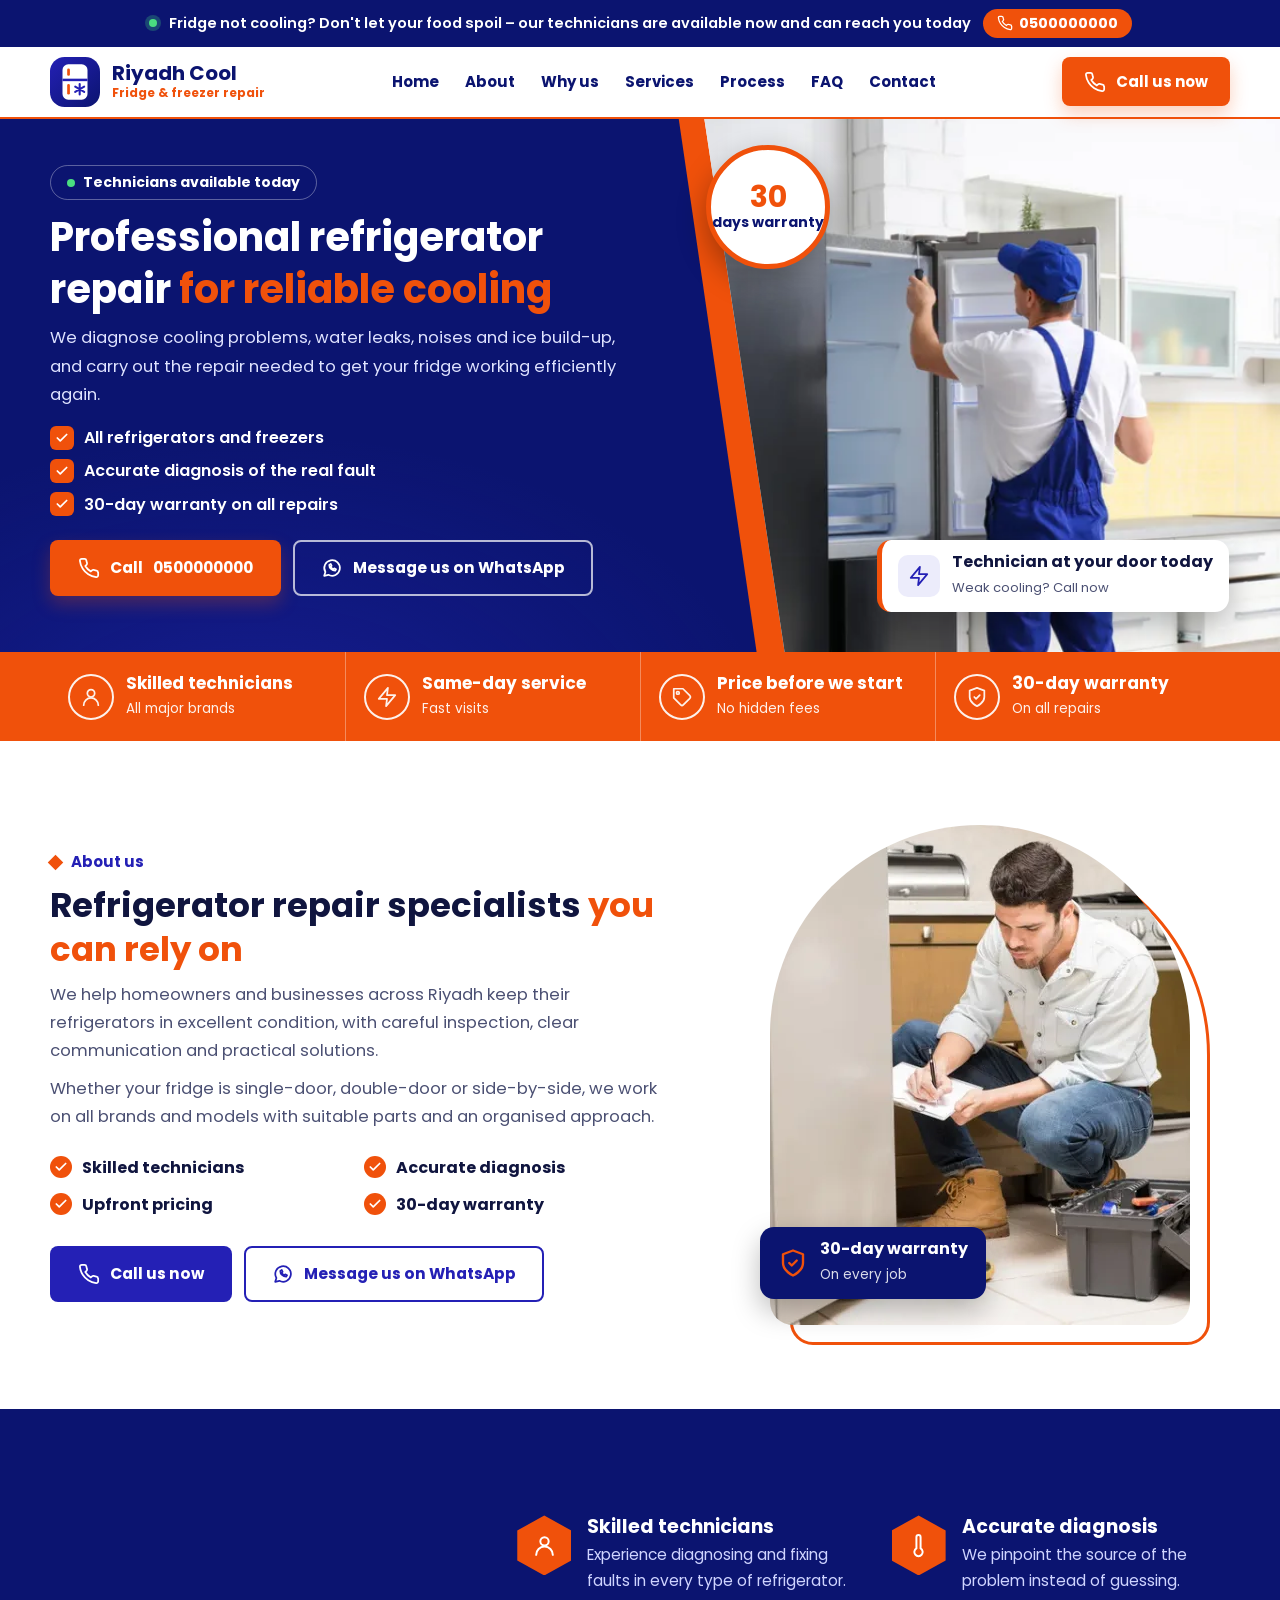
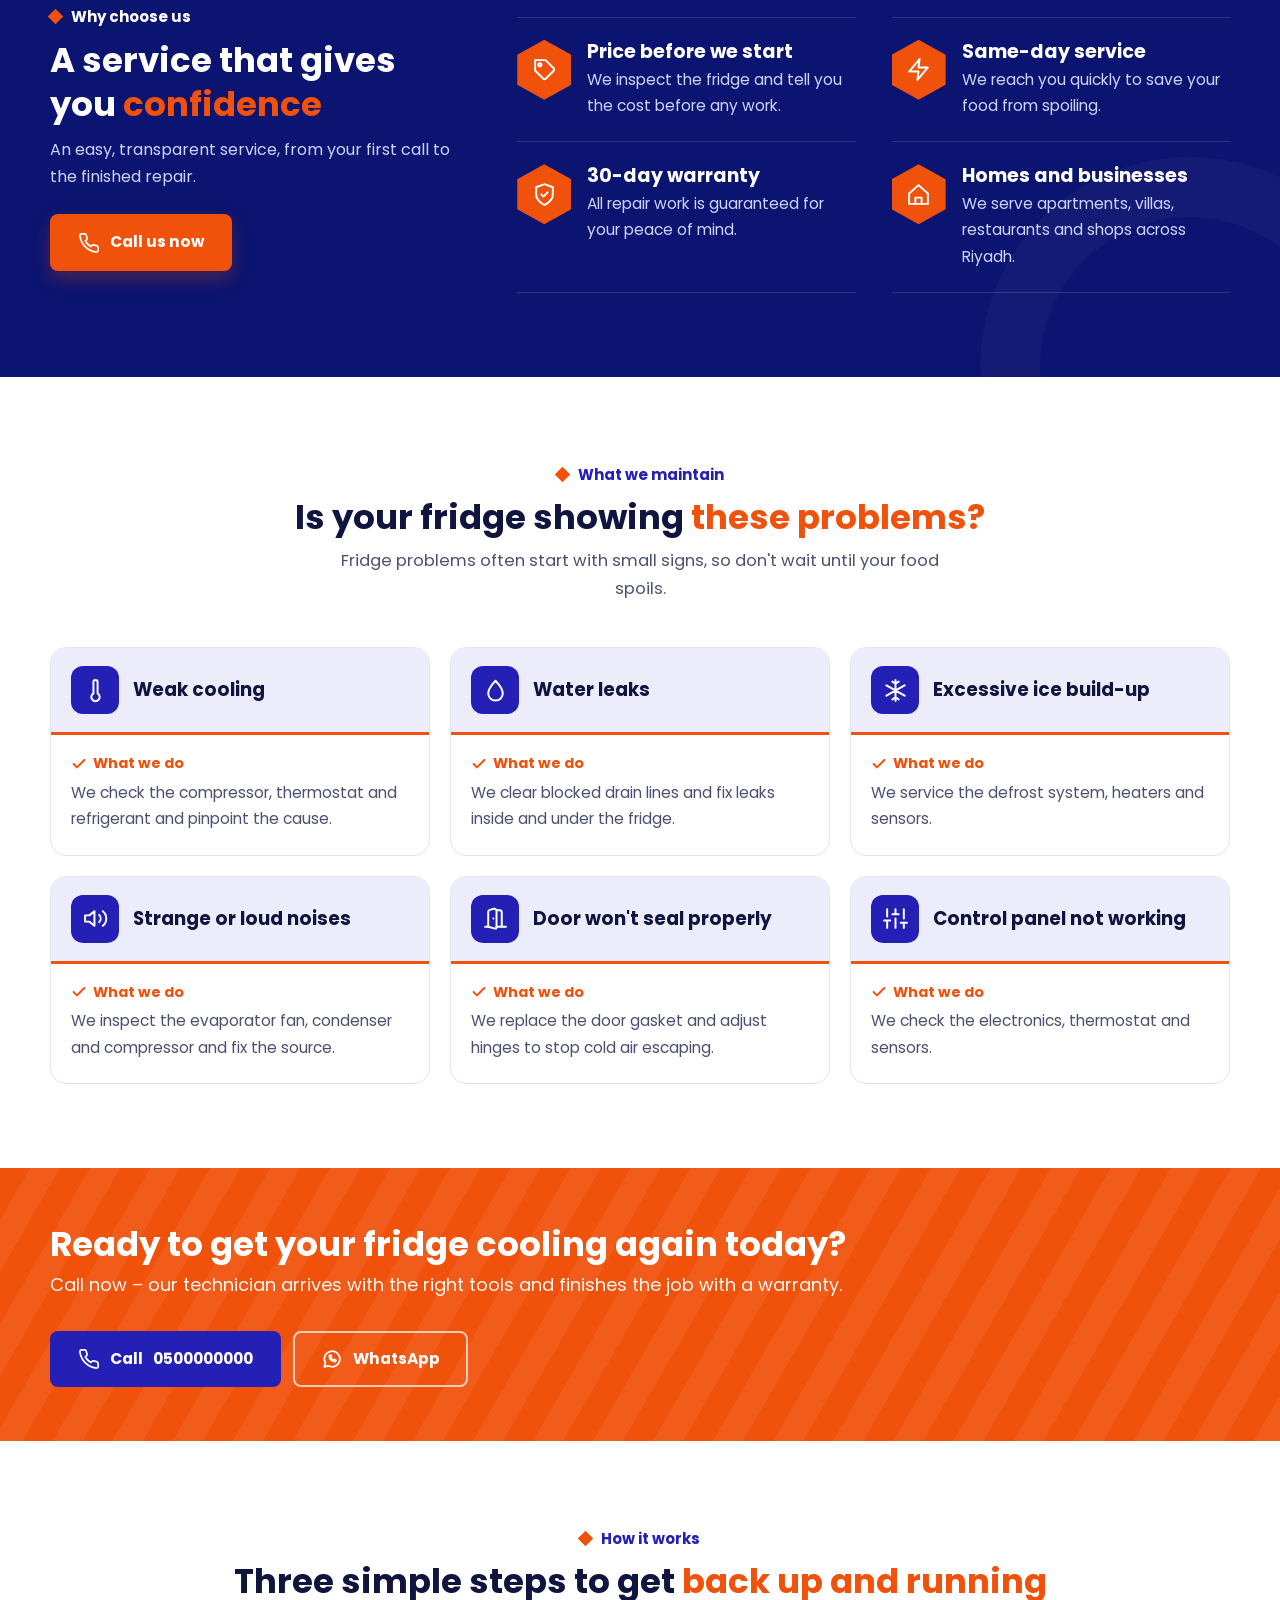
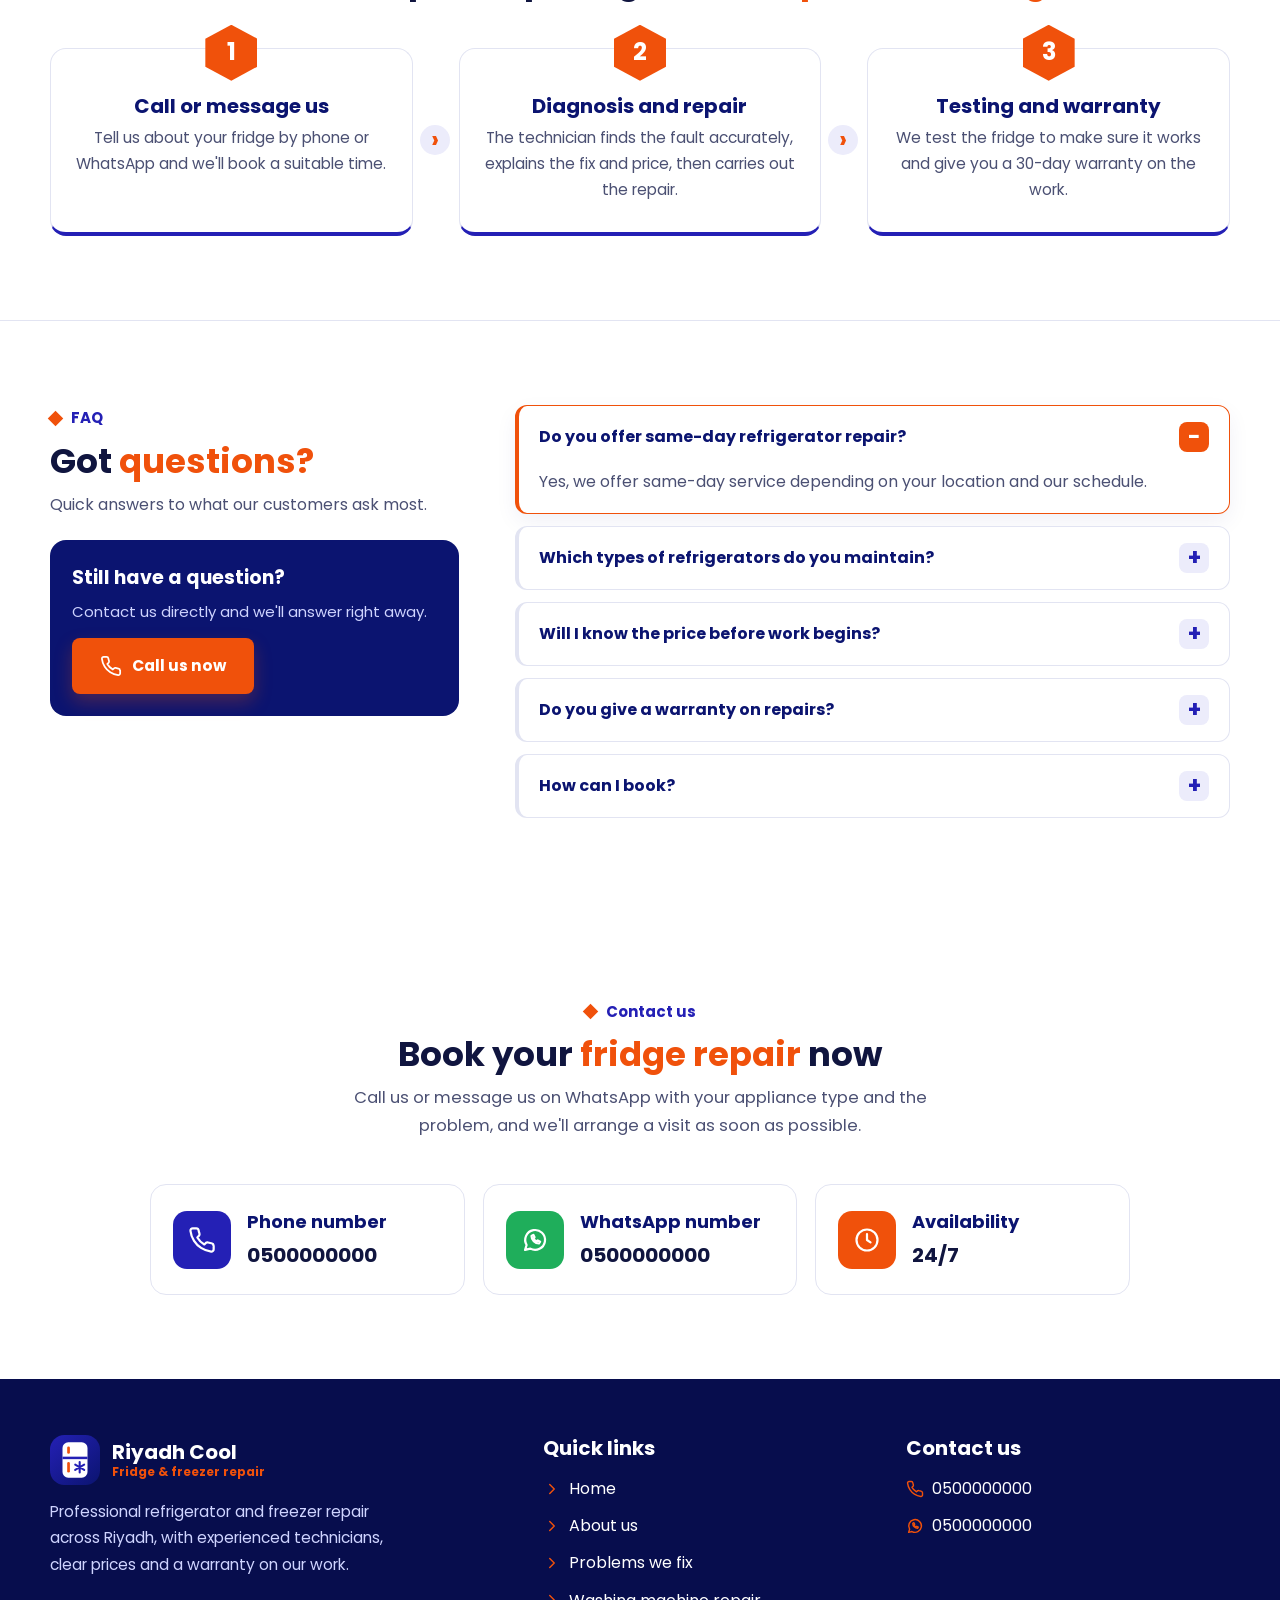
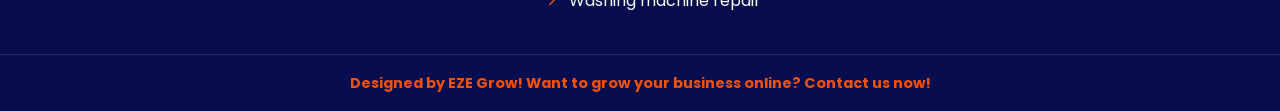
<file: en/refrigerator-repair.html>
<!DOCTYPE html>
<html lang="en" dir="ltr"><head><meta charset="UTF-8">
<meta name="viewport" content="width=device-width, initial-scale=1, viewport-fit=cover">
<title>Refrigerator Repair in Riyadh | Expert Technicians, Same-Day Service</title><meta name="description" content="Professional refrigerator and freezer repair in Riyadh for all brands. Accurate diagnosis, same-day service, upfront pricing and a 30-day warranty.">
<link rel="preconnect" href="https://fonts.googleapis.com"><link rel="preconnect" href="https://fonts.gstatic.com" crossorigin>
<link href="https://fonts.googleapis.com/css2?family=Poppins:wght@400;500;600;700&display=swap" rel="stylesheet">
<link rel="stylesheet" href="/style.css"><link rel="stylesheet" href="/en.css"></head>
<body class="fridge"><svg width="0" height="0" style="position:absolute" aria-hidden="true"><symbol id="i-phone" viewBox="0 0 24 24"><path d="M22 16.9v3a2 2 0 0 1-2.2 2 19.8 19.8 0 0 1-8.6-3.1 19.5 19.5 0 0 1-6-6A19.8 19.8 0 0 1 2.1 4.2 2 2 0 0 1 4.1 2h3a2 2 0 0 1 2 1.7c.1.9.4 1.8.7 2.7a2 2 0 0 1-.5 2.1L8 9.8a16 16 0 0 0 6 6l1.3-1.3a2 2 0 0 1 2.1-.4c.9.3 1.8.6 2.7.7a2 2 0 0 1 1.7 2z"/></symbol><symbol id="i-wa" viewBox="0 0 24 24"><path d="M3.5 20.5l1.3-4.2A8.5 8.5 0 1 1 8 19.4z"/><path d="M9 8.6c0 3.4 3 6.4 6.4 6.4l1-1.6-2-1-1 .8a4.6 4.6 0 0 1-2.6-2.6l.8-1-1-2z"/></symbol><symbol id="i-check" viewBox="0 0 24 24"><path d="M20 6 9 17l-5-5"/></symbol><symbol id="i-chev" viewBox="0 0 24 24"><path d="m15 18-6-6 6-6"/></symbol><symbol id="i-shield" viewBox="0 0 24 24"><path d="M12 22s8-3.6 8-10V5l-8-3-8 3v7c0 6.4 8 10 8 10z"/><path d="m9 12 2 2 4-4"/></symbol><symbol id="i-bolt" viewBox="0 0 24 24"><path d="M13 2 3 14h9l-1 8 10-12h-9z"/></symbol><symbol id="i-tag" viewBox="0 0 24 24"><path d="M20.6 13.4 13.4 20.6a2 2 0 0 1-2.8 0L3 13V3h10l7.6 7.6a2 2 0 0 1 0 2.8z"/><circle cx="7.5" cy="7.5" r="1.5"/></symbol><symbol id="i-user" viewBox="0 0 24 24"><circle cx="12" cy="8" r="4"/><path d="M4 21a8 8 0 0 1 16 0"/></symbol><symbol id="i-clock" viewBox="0 0 24 24"><circle cx="12" cy="12" r="9"/><path d="M12 7v5l3 2"/></symbol><symbol id="i-drop" viewBox="0 0 24 24"><path d="M12 2.7s7 7.2 7 12a7 7 0 0 1-14 0c0-4.8 7-12 7-12z"/></symbol><symbol id="i-wrench" viewBox="0 0 24 24"><path d="M14.7 6.3a4 4 0 0 0-5.4 5.4L3 18l3 3 6.3-6.3a4 4 0 0 0 5.4-5.4l-2.6 2.6-2.4-.6-.6-2.4z"/></symbol><symbol id="i-gear" viewBox="0 0 24 24"><circle cx="12" cy="12" r="3"/><path d="M12 2v3M12 19v3M4.9 4.9l2.1 2.1M17 17l2.1 2.1M2 12h3M19 12h3M4.9 19.1 7 17M17 7l2.1-2.1"/></symbol><symbol id="i-snow" viewBox="0 0 24 24"><path d="M12 2v20M3.3 7l17.4 10M3.3 17 20.7 7M9 3.5l3 2 3-2M9 20.5l3-2 3 2"/></symbol><symbol id="i-temp" viewBox="0 0 24 24"><path d="M14 14.8V4a2 2 0 0 0-4 0v10.8a4 4 0 1 0 4 0z"/></symbol><symbol id="i-volume" viewBox="0 0 24 24"><path d="M11 5 6 9H2v6h4l5 4z"/><path d="M15.5 8.5a5 5 0 0 1 0 7M19 5a9 9 0 0 1 0 14"/></symbol><symbol id="i-door" viewBox="0 0 24 24"><path d="M13 4h3a2 2 0 0 1 2 2v14M2 20h3M13 20h9M10 12v.01"/><path d="M13 4.6v16.1a1 1 0 0 1-1.2 1L5 20V5.6a2 2 0 0 1 1.5-1.9l4-1A2 2 0 0 1 13 4.6z"/></symbol><symbol id="i-vibrate" viewBox="0 0 24 24"><path d="m2 8 2 2-2 2 2 2-2 2M22 8l-2 2 2 2-2 2 2 2"/><rect x="7" y="3" width="10" height="18" rx="2"/></symbol><symbol id="i-sliders" viewBox="0 0 24 24"><path d="M4 21v-7M4 10V3M12 21v-9M12 8V3M20 21v-5M20 12V3M1 14h6M9 8h6M17 16h6"/></symbol><symbol id="i-spin" viewBox="0 0 24 24"><path d="M21 12a9 9 0 1 1-3-6.7L21 8M21 3v5h-5"/></symbol><symbol id="i-house" viewBox="0 0 24 24"><path d="M3 11 12 3l9 8v10H3z"/><path d="M9 21v-6h6v6"/></symbol><symbol id="i-washer" viewBox="0 0 24 24"><rect x="4" y="2" width="16" height="20" rx="2.5"/><circle cx="12" cy="14" r="5"/><path d="M7.5 6h.01M11 6h.01M9.5 14c1-1 2-1 3 0s2 1 3 0"/></symbol><symbol id="i-fridge" viewBox="0 0 24 24"><rect x="5" y="2" width="14" height="20" rx="2.5"/><path d="M5 10h14M9 6v1.5M9 13v3.5"/></symbol><symbol id="i-menu" viewBox="0 0 24 24"><path d="M4 7h16M4 12h16M4 17h16"/></symbol></svg>
<div class="top"><div class="wrap"><span class="dot"></span><span class="hide-m">Fridge not cooling? Don't let your food spoil – our technicians are available now and can reach you today</span><a href="#" class="tc js-call"><svg class="ico "><use href="#i-phone"/></svg> <span class="num" dir="ltr">0500000000</span></a></div></div>
<header><div class="wrap"><a href="#top" class="logo"><svg viewBox="0 0 48 48" aria-hidden="true"><defs><linearGradient id="lg" x1="0" y1="0" x2="1" y2="1"><stop offset="0" stop-color="#2420B5"/><stop offset="1" stop-color="#0B1470"/></linearGradient></defs><rect width="48" height="48" rx="14" fill="url(#lg)"/><rect x="12" y="7" width="24" height="34" rx="5.5" fill="#fff"/><path d="M12 22h24" stroke="#2420B5" stroke-width="2.4"/><rect x="16.5" y="11" width="2.6" height="7" rx="1.3" fill="#F0510B"/><rect x="16.5" y="26" width="2.6" height="10" rx="1.3" fill="#F0510B"/><path d="M28.5 26v10M24.2 28.5l8.6 5M32.8 28.5l-8.6 5" stroke="#2420B5" stroke-width="2" stroke-linecap="round"/></svg><span><b>Riyadh Cool</b><small>Fridge & freezer repair</small></span></a>
<nav id="nv"><a href="#top">Home</a><a href="#about">About</a><a href="#why">Why us</a><a href="#problems">Services</a><a href="#process">Process</a><a href="#faq">FAQ</a><a href="#contact">Contact</a></nav>
<a href="#" class="btn b-acc js-call"><svg class="ico "><use href="#i-phone"/></svg> Call us now</a>
<button class="burger" id="burger" aria-label="Menu" aria-expanded="false" aria-controls="nv"><svg class="ico "><use href="#i-menu"/></svg></button></div></header>
<section class="hero" id="top" style="padding:0">
<div class="hstripe"></div><div class="hphoto"><img src="/images/fridge-hero.webp" alt="Riyadh Cool" width="500" height="500"></div>
<div class="hbadge"><div><strong>30</strong><small>days warranty</small></div></div>
<div class="hcard"><span class="ci"><svg class="ico "><use href="#i-bolt"/></svg></span><div><b>Technician at your door today</b><span>Weak cooling? Call now</span></div></div>
<div class="wrap"><div class="hcopy"><span class="pill"><i></i> Technicians available today</span><h1>Professional refrigerator repair <span>for reliable cooling</span></h1><p class="sub">We diagnose cooling problems, water leaks, noises and ice build-up, and carry out the repair needed to get your fridge working efficiently again.</p>
<ul class="hlist"><li><span class="ck"><svg class="ico "><use href="#i-check"/></svg></span> All refrigerators and freezers</li><li><span class="ck"><svg class="ico "><use href="#i-check"/></svg></span> Accurate diagnosis of the real fault</li><li><span class="ck"><svg class="ico "><use href="#i-check"/></svg></span> 30-day warranty on all repairs</li></ul>
<div class="row"><a href="#" class="btn b-acc js-call"><svg class="ico "><use href="#i-phone"/></svg> Call <span class="num" dir="ltr">0500000000</span></a><a href="#" class="btn b-ghost js-wa"><svg class="ico "><use href="#i-wa"/></svg> Message us on WhatsApp</a></div></div></div></section>
<div class="strip"><div class="wrap"><div class="sf"><span class="sfi"><svg class="ico "><use href="#i-user"/></svg></span><div><b>Skilled technicians</b><span>All major brands</span></div></div><div class="sf"><span class="sfi"><svg class="ico "><use href="#i-bolt"/></svg></span><div><b>Same-day service</b><span>Fast visits</span></div></div><div class="sf"><span class="sfi"><svg class="ico "><use href="#i-tag"/></svg></span><div><b>Price before we start</b><span>No hidden fees</span></div></div><div class="sf"><span class="sfi"><svg class="ico "><use href="#i-shield"/></svg></span><div><b>30-day warranty</b><span>On all repairs</span></div></div></div></div>
<section id="about"><div class="wrap about"><div class="aimg"><img src="/images/fridge-about.webp" alt="Fridge & freezer repair" loading="lazy" width="500" height="500">
<div class="aexp"><svg class="ico "><use href="#i-shield"/></svg><div><b>30-day warranty</b><span>On every job</span></div></div></div>
<div><span class="tag">About us</span><h2>Refrigerator repair specialists <span>you can rely on</span></h2><p>We help homeowners and businesses across Riyadh keep their refrigerators in excellent condition, with careful inspection, clear communication and practical solutions.</p><p>Whether your fridge is single-door, double-door or side-by-side, we work on all brands and models with suitable parts and an organised approach.</p>
<ul class="apts"><li><span class="ck"><svg class="ico "><use href="#i-check"/></svg></span> Skilled technicians</li><li><span class="ck"><svg class="ico "><use href="#i-check"/></svg></span> Accurate diagnosis</li><li><span class="ck"><svg class="ico "><use href="#i-check"/></svg></span> Upfront pricing</li><li><span class="ck"><svg class="ico "><use href="#i-check"/></svg></span> 30-day warranty</li></ul>
<div class="row"><a href="#" class="btn b-main js-call"><svg class="ico "><use href="#i-phone"/></svg> Call us now</a><a href="#" class="btn b-line js-wa"><svg class="ico "><use href="#i-wa"/></svg> Message us on WhatsApp</a></div></div></div></section>
<section class="why" id="why"><div class="wrap whyg"><div class="lead"><span class="tag">Why choose us</span><h2>A service that gives you <span>confidence</span></h2><p>An easy, transparent service, from your first call to the finished repair.</p><a href="#" class="btn b-acc js-call"><svg class="ico "><use href="#i-phone"/></svg> Call us now</a></div><div class="wl"><div class="w"><span class="wi"><svg class="ico "><use href="#i-user"/></svg></span><div><h3>Skilled technicians</h3><p>Experience diagnosing and fixing faults in every type of refrigerator.</p></div></div><div class="w"><span class="wi"><svg class="ico "><use href="#i-temp"/></svg></span><div><h3>Accurate diagnosis</h3><p>We pinpoint the source of the problem instead of guessing.</p></div></div><div class="w"><span class="wi"><svg class="ico "><use href="#i-tag"/></svg></span><div><h3>Price before we start</h3><p>We inspect the fridge and tell you the cost before any work.</p></div></div><div class="w"><span class="wi"><svg class="ico "><use href="#i-bolt"/></svg></span><div><h3>Same-day service</h3><p>We reach you quickly to save your food from spoiling.</p></div></div><div class="w"><span class="wi"><svg class="ico "><use href="#i-shield"/></svg></span><div><h3>30-day warranty</h3><p>All repair work is guaranteed for your peace of mind.</p></div></div><div class="w"><span class="wi"><svg class="ico "><use href="#i-house"/></svg></span><div><h3>Homes and businesses</h3><p>We serve apartments, villas, restaurants and shops across Riyadh.</p></div></div></div></div></section>
<section id="problems"><div class="wrap"><div class="head c"><span class="tag">What we maintain</span><h2>Is your fridge showing <span>these problems?</span></h2><p>Fridge problems often start with small signs, so don't wait until your food spoils.</p></div>
<div class="grid3"><div class="p"><div class="ph"><span class="pi"><svg class="ico "><use href="#i-temp"/></svg></span><h3>Weak cooling</h3></div><div class="pb"><small><svg class="ico "><use href="#i-check"/></svg> What we do</small><p>We check the compressor, thermostat and refrigerant and pinpoint the cause.</p></div></div><div class="p"><div class="ph"><span class="pi"><svg class="ico "><use href="#i-drop"/></svg></span><h3>Water leaks</h3></div><div class="pb"><small><svg class="ico "><use href="#i-check"/></svg> What we do</small><p>We clear blocked drain lines and fix leaks inside and under the fridge.</p></div></div><div class="p"><div class="ph"><span class="pi"><svg class="ico "><use href="#i-snow"/></svg></span><h3>Excessive ice build-up</h3></div><div class="pb"><small><svg class="ico "><use href="#i-check"/></svg> What we do</small><p>We service the defrost system, heaters and sensors.</p></div></div><div class="p"><div class="ph"><span class="pi"><svg class="ico "><use href="#i-volume"/></svg></span><h3>Strange or loud noises</h3></div><div class="pb"><small><svg class="ico "><use href="#i-check"/></svg> What we do</small><p>We inspect the evaporator fan, condenser and compressor and fix the source.</p></div></div><div class="p"><div class="ph"><span class="pi"><svg class="ico "><use href="#i-door"/></svg></span><h3>Door won't seal properly</h3></div><div class="pb"><small><svg class="ico "><use href="#i-check"/></svg> What we do</small><p>We replace the door gasket and adjust hinges to stop cold air escaping.</p></div></div><div class="p"><div class="ph"><span class="pi"><svg class="ico "><use href="#i-sliders"/></svg></span><h3>Control panel not working</h3></div><div class="pb"><small><svg class="ico "><use href="#i-check"/></svg> What we do</small><p>We check the electronics, thermostat and sensors.</p></div></div></div></div></section>
<section class="cta"><div class="wrap ctag"><div><h2>Ready to get your fridge cooling again today?</h2><p>Call now – our technician arrives with the right tools and finishes the job with a warranty.</p></div><div class="row"><a href="#" class="btn b-main js-call"><svg class="ico "><use href="#i-phone"/></svg> Call <span class="num" dir="ltr">0500000000</span></a><a href="#" class="btn b-ghost js-wa"><svg class="ico "><use href="#i-wa"/></svg> WhatsApp</a></div></div></section>
<section class="proc" id="process"><div class="wrap"><div class="head c"><span class="tag">How it works</span><h2>Three simple steps to get <span>back up and running</span></h2></div>
<div class="steps"><div class="st"><div class="sn">1</div><h3>Call or message us</h3><p>Tell us about your fridge by phone or WhatsApp and we'll book a suitable time.</p></div><div class="st"><div class="sn">2</div><h3>Diagnosis and repair</h3><p>The technician finds the fault accurately, explains the fix and price, then carries out the repair.</p></div><div class="st"><div class="sn">3</div><h3>Testing and warranty</h3><p>We test the fridge to make sure it works and give you a 30-day warranty on the work.</p></div></div></div></section>
<section class="faq" id="faq"><div class="wrap faqg"><div class="lead"><span class="tag">FAQ</span><h2>Got <span>questions?</span></h2><p>Quick answers to what our customers ask most.</p>
<div class="askbox"><b>Still have a question?</b><p>Contact us directly and we'll answer right away.</p><a href="#" class="btn b-acc js-call"><svg class="ico "><use href="#i-phone"/></svg> Call us now</a></div></div>
<div><details open><summary>Do you offer same-day refrigerator repair?</summary><p>Yes, we offer same-day service depending on your location and our schedule.</p></details><details><summary>Which types of refrigerators do you maintain?</summary><p>Single-door, double-door and side-by-side refrigerators, as well as freezers.</p></details><details><summary>Will I know the price before work begins?</summary><p>Yes. The technician diagnoses the fault and tells you the cost before any repair.</p></details><details><summary>Do you give a warranty on repairs?</summary><p>Yes, we give a 30-day warranty on all repair work.</p></details><details><summary>How can I book?</summary><p>Call us or message us on WhatsApp and we'll confirm a time straight away.</p></details></div></div></section>
<section id="contact"><div class="wrap"><div class="head c"><span class="tag">Contact us</span><h2>Book your <span>fridge repair</span> now</h2><p>Call us or message us on WhatsApp with your appliance type and the problem, and we'll arrange a visit as soon as possible.</p></div>
<div class="ccards"><a href="#" class="cc js-call"><span class="ci"><svg class="ico "><use href="#i-phone"/></svg></span><span><b>Phone number</b><span class="num" dir="ltr">0500000000</span></span></a>
<a href="#" class="cc wa js-wa"><span class="ci"><svg class="ico "><use href="#i-wa"/></svg></span><span><b>WhatsApp number</b><span class="num" dir="ltr">0500000000</span></span></a>
<div class="cc hr"><span class="ci"><svg class="ico "><use href="#i-clock"/></svg></span><span><b>Availability</b><span>24/7</span></span></div></div></div></section>
<footer><div class="wrap fg"><div><a href="#top" class="logo"><svg viewBox="0 0 48 48" aria-hidden="true"><defs><linearGradient id="lg" x1="0" y1="0" x2="1" y2="1"><stop offset="0" stop-color="#2420B5"/><stop offset="1" stop-color="#0B1470"/></linearGradient></defs><rect width="48" height="48" rx="14" fill="url(#lg)"/><rect x="12" y="7" width="24" height="34" rx="5.5" fill="#fff"/><path d="M12 22h24" stroke="#2420B5" stroke-width="2.4"/><rect x="16.5" y="11" width="2.6" height="7" rx="1.3" fill="#F0510B"/><rect x="16.5" y="26" width="2.6" height="10" rx="1.3" fill="#F0510B"/><path d="M28.5 26v10M24.2 28.5l8.6 5M32.8 28.5l-8.6 5" stroke="#2420B5" stroke-width="2" stroke-linecap="round"/></svg><span><b>Riyadh Cool</b><small>Fridge & freezer repair</small></span></a><p>Professional refrigerator and freezer repair across Riyadh, with experienced technicians, clear prices and a warranty on our work.</p></div>
<div><h4>Quick links</h4><ul class="fl"><li><a href="#top"><svg class="ico flipx"><use href="#i-chev"/></svg> Home</a></li><li><a href="#about"><svg class="ico flipx"><use href="#i-chev"/></svg> About us</a></li><li><a href="#problems"><svg class="ico flipx"><use href="#i-chev"/></svg> Problems we fix</a></li><li><a href="/en/washing-machine-repair"><svg class="ico flipx"><use href="#i-chev"/></svg> Washing machine repair</a></li></ul></div>
<div><h4>Contact us</h4><ul class="fl"><li><a href="#" class="js-call"><svg class="ico "><use href="#i-phone"/></svg> <span class="num" dir="ltr">0500000000</span></a></li><li><a href="#" class="js-wa"><svg class="ico "><use href="#i-wa"/></svg> <span class="num" dir="ltr">0500000000</span></a></li></ul></div></div>
<div class="fb"><a href="https://api.whatsapp.com/send/?phone=923214914037" target="_blank" rel="noopener">Designed by EZE Grow! Want to grow your business online? Contact us now!</a></div></footer>
<div class="mbar"><a href="#" class="btn b-acc js-call"><svg class="ico "><use href="#i-phone"/></svg> Call now</a><a href="#" class="btn b-ghost js-wa"><svg class="ico "><use href="#i-wa"/></svg> WhatsApp</a></div>
<script>
var PHONE_INTL='966500000000',PHONE_SHOW='0500000000';
document.querySelectorAll('.js-call').forEach(function(a){a.href='tel:+'+PHONE_INTL});
document.querySelectorAll('.js-wa').forEach(function(a){a.href='https://wa.me/'+PHONE_INTL;a.target='_blank';a.rel='noopener'});
document.querySelectorAll('.num').forEach(function(n){n.textContent=PHONE_SHOW});
var b=document.getElementById('burger'),nv=document.getElementById('nv');
b.addEventListener('click',function(){var o=nv.classList.toggle('open');b.setAttribute('aria-expanded',o)});
nv.addEventListener('click',function(e){if(e.target.tagName==='A'){nv.classList.remove('open');b.setAttribute('aria-expanded','false')}});
</script></body></html>
</file>
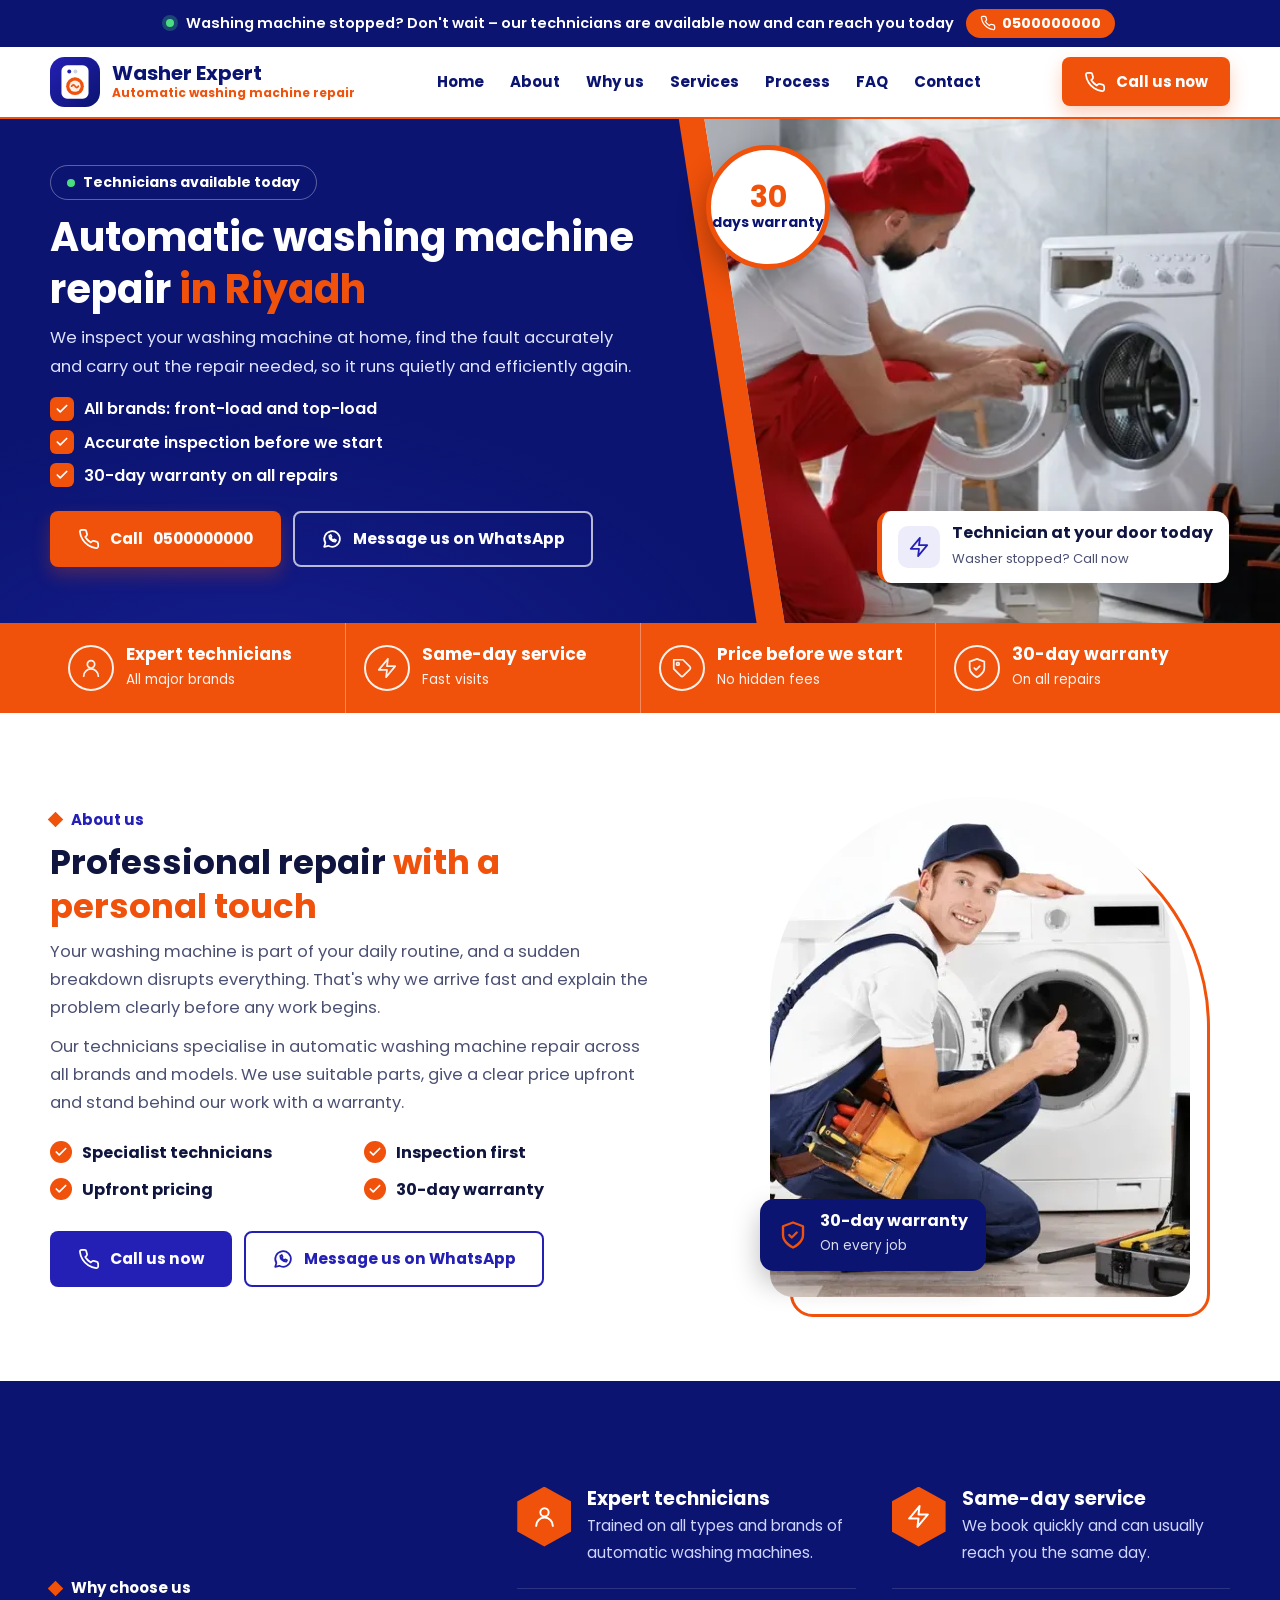
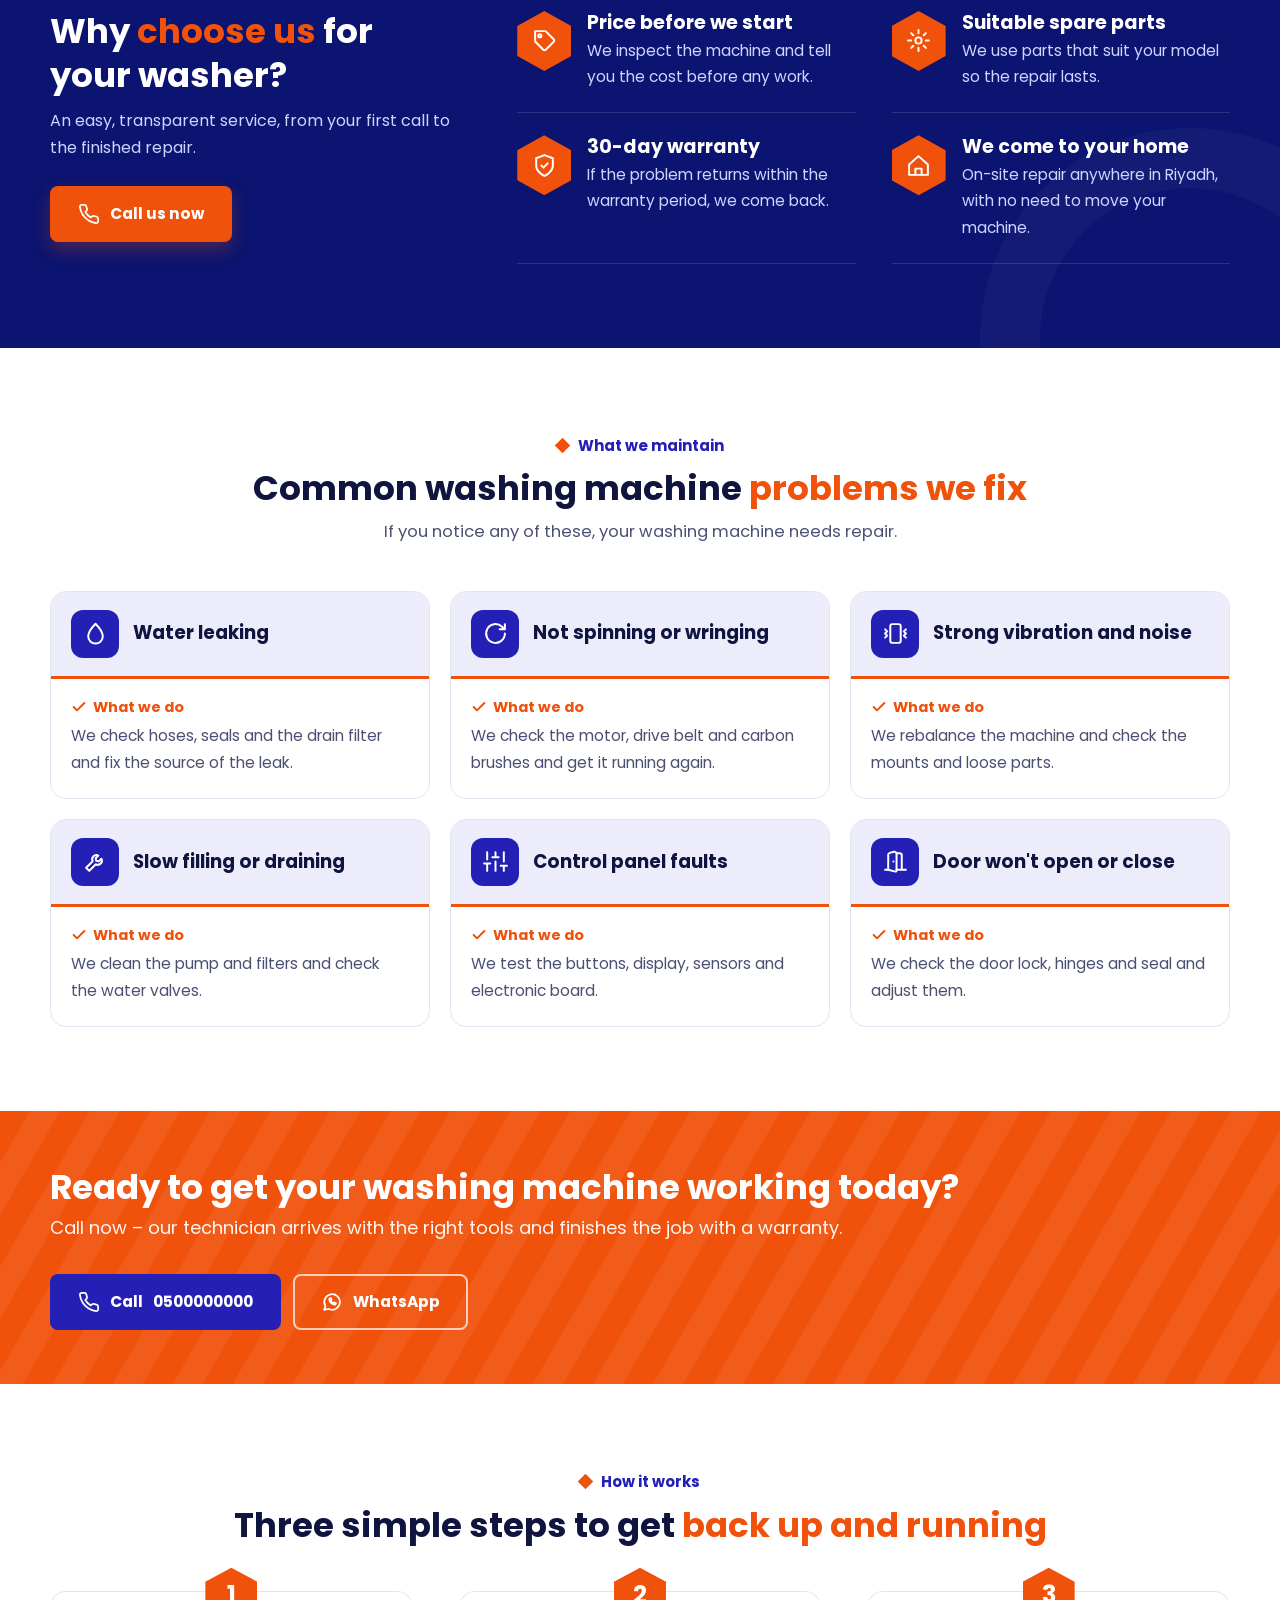
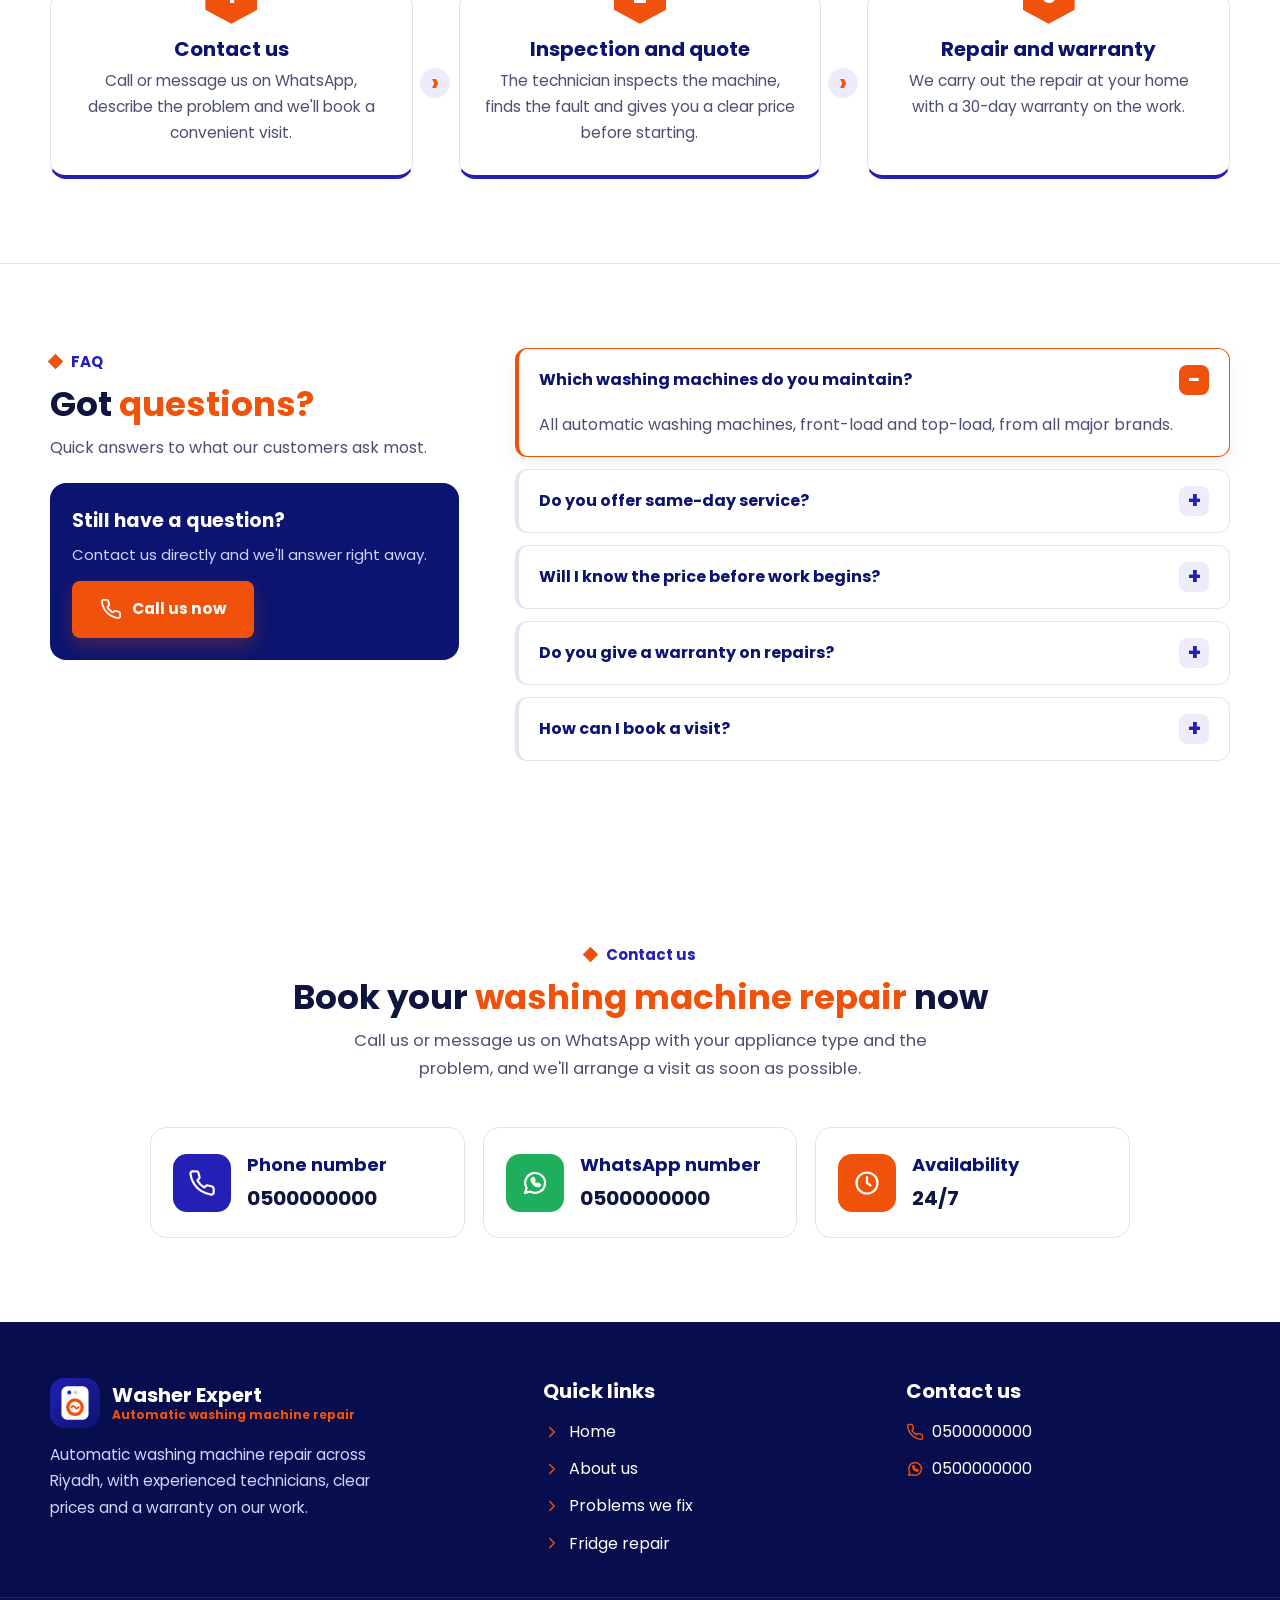
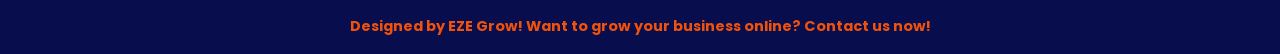
<file: en/washing-machine-repair.html>
<!DOCTYPE html>
<html lang="en" dir="ltr"><head><meta charset="UTF-8">
<meta name="viewport" content="width=device-width, initial-scale=1, viewport-fit=cover">
<title>Automatic Washing Machine Repair in Riyadh | Same-Day Service</title><meta name="description" content="Professional automatic washing machine repair in Riyadh for all brands. Expert technicians, same-day service, upfront pricing and a 30-day warranty.">
<link rel="preconnect" href="https://fonts.googleapis.com"><link rel="preconnect" href="https://fonts.gstatic.com" crossorigin>
<link href="https://fonts.googleapis.com/css2?family=Poppins:wght@400;500;600;700&display=swap" rel="stylesheet">
<link rel="stylesheet" href="/style.css"><link rel="stylesheet" href="/en.css"></head>
<body class="wash"><svg width="0" height="0" style="position:absolute" aria-hidden="true"><symbol id="i-phone" viewBox="0 0 24 24"><path d="M22 16.9v3a2 2 0 0 1-2.2 2 19.8 19.8 0 0 1-8.6-3.1 19.5 19.5 0 0 1-6-6A19.8 19.8 0 0 1 2.1 4.2 2 2 0 0 1 4.1 2h3a2 2 0 0 1 2 1.7c.1.9.4 1.8.7 2.7a2 2 0 0 1-.5 2.1L8 9.8a16 16 0 0 0 6 6l1.3-1.3a2 2 0 0 1 2.1-.4c.9.3 1.8.6 2.7.7a2 2 0 0 1 1.7 2z"/></symbol><symbol id="i-wa" viewBox="0 0 24 24"><path d="M3.5 20.5l1.3-4.2A8.5 8.5 0 1 1 8 19.4z"/><path d="M9 8.6c0 3.4 3 6.4 6.4 6.4l1-1.6-2-1-1 .8a4.6 4.6 0 0 1-2.6-2.6l.8-1-1-2z"/></symbol><symbol id="i-check" viewBox="0 0 24 24"><path d="M20 6 9 17l-5-5"/></symbol><symbol id="i-chev" viewBox="0 0 24 24"><path d="m15 18-6-6 6-6"/></symbol><symbol id="i-shield" viewBox="0 0 24 24"><path d="M12 22s8-3.6 8-10V5l-8-3-8 3v7c0 6.4 8 10 8 10z"/><path d="m9 12 2 2 4-4"/></symbol><symbol id="i-bolt" viewBox="0 0 24 24"><path d="M13 2 3 14h9l-1 8 10-12h-9z"/></symbol><symbol id="i-tag" viewBox="0 0 24 24"><path d="M20.6 13.4 13.4 20.6a2 2 0 0 1-2.8 0L3 13V3h10l7.6 7.6a2 2 0 0 1 0 2.8z"/><circle cx="7.5" cy="7.5" r="1.5"/></symbol><symbol id="i-user" viewBox="0 0 24 24"><circle cx="12" cy="8" r="4"/><path d="M4 21a8 8 0 0 1 16 0"/></symbol><symbol id="i-clock" viewBox="0 0 24 24"><circle cx="12" cy="12" r="9"/><path d="M12 7v5l3 2"/></symbol><symbol id="i-drop" viewBox="0 0 24 24"><path d="M12 2.7s7 7.2 7 12a7 7 0 0 1-14 0c0-4.8 7-12 7-12z"/></symbol><symbol id="i-wrench" viewBox="0 0 24 24"><path d="M14.7 6.3a4 4 0 0 0-5.4 5.4L3 18l3 3 6.3-6.3a4 4 0 0 0 5.4-5.4l-2.6 2.6-2.4-.6-.6-2.4z"/></symbol><symbol id="i-gear" viewBox="0 0 24 24"><circle cx="12" cy="12" r="3"/><path d="M12 2v3M12 19v3M4.9 4.9l2.1 2.1M17 17l2.1 2.1M2 12h3M19 12h3M4.9 19.1 7 17M17 7l2.1-2.1"/></symbol><symbol id="i-snow" viewBox="0 0 24 24"><path d="M12 2v20M3.3 7l17.4 10M3.3 17 20.7 7M9 3.5l3 2 3-2M9 20.5l3-2 3 2"/></symbol><symbol id="i-temp" viewBox="0 0 24 24"><path d="M14 14.8V4a2 2 0 0 0-4 0v10.8a4 4 0 1 0 4 0z"/></symbol><symbol id="i-volume" viewBox="0 0 24 24"><path d="M11 5 6 9H2v6h4l5 4z"/><path d="M15.5 8.5a5 5 0 0 1 0 7M19 5a9 9 0 0 1 0 14"/></symbol><symbol id="i-door" viewBox="0 0 24 24"><path d="M13 4h3a2 2 0 0 1 2 2v14M2 20h3M13 20h9M10 12v.01"/><path d="M13 4.6v16.1a1 1 0 0 1-1.2 1L5 20V5.6a2 2 0 0 1 1.5-1.9l4-1A2 2 0 0 1 13 4.6z"/></symbol><symbol id="i-vibrate" viewBox="0 0 24 24"><path d="m2 8 2 2-2 2 2 2-2 2M22 8l-2 2 2 2-2 2 2 2"/><rect x="7" y="3" width="10" height="18" rx="2"/></symbol><symbol id="i-sliders" viewBox="0 0 24 24"><path d="M4 21v-7M4 10V3M12 21v-9M12 8V3M20 21v-5M20 12V3M1 14h6M9 8h6M17 16h6"/></symbol><symbol id="i-spin" viewBox="0 0 24 24"><path d="M21 12a9 9 0 1 1-3-6.7L21 8M21 3v5h-5"/></symbol><symbol id="i-house" viewBox="0 0 24 24"><path d="M3 11 12 3l9 8v10H3z"/><path d="M9 21v-6h6v6"/></symbol><symbol id="i-washer" viewBox="0 0 24 24"><rect x="4" y="2" width="16" height="20" rx="2.5"/><circle cx="12" cy="14" r="5"/><path d="M7.5 6h.01M11 6h.01M9.5 14c1-1 2-1 3 0s2 1 3 0"/></symbol><symbol id="i-fridge" viewBox="0 0 24 24"><rect x="5" y="2" width="14" height="20" rx="2.5"/><path d="M5 10h14M9 6v1.5M9 13v3.5"/></symbol><symbol id="i-menu" viewBox="0 0 24 24"><path d="M4 7h16M4 12h16M4 17h16"/></symbol></svg>
<div class="top"><div class="wrap"><span class="dot"></span><span class="hide-m">Washing machine stopped? Don't wait – our technicians are available now and can reach you today</span><a href="#" class="tc js-call"><svg class="ico "><use href="#i-phone"/></svg> <span class="num" dir="ltr">0500000000</span></a></div></div>
<header><div class="wrap"><a href="#top" class="logo"><svg viewBox="0 0 48 48" aria-hidden="true"><defs><linearGradient id="lg" x1="0" y1="0" x2="1" y2="1"><stop offset="0" stop-color="#2420B5"/><stop offset="1" stop-color="#0B1470"/></linearGradient></defs><rect width="48" height="48" rx="14" fill="url(#lg)"/><rect x="11" y="8" width="26" height="32" rx="5.5" fill="#fff"/><circle cx="18.5" cy="14" r="1.9" fill="#2420B5"/><circle cx="24.5" cy="14" r="1.9" fill="#cbd5e1"/><circle cx="24" cy="28" r="8.5" fill="#F0510B"/><circle cx="24" cy="28" r="5.4" fill="#fff" opacity=".92"/><path d="M20.8 28c1.1-1.7 2.2-1.7 3.2 0s2.1 1.7 3.2 0" stroke="#F0510B" fill="none" stroke-width="1.7" stroke-linecap="round"/></svg><span><b>Washer Expert</b><small>Automatic washing machine repair</small></span></a>
<nav id="nv"><a href="#top">Home</a><a href="#about">About</a><a href="#why">Why us</a><a href="#problems">Services</a><a href="#process">Process</a><a href="#faq">FAQ</a><a href="#contact">Contact</a></nav>
<a href="#" class="btn b-acc js-call"><svg class="ico "><use href="#i-phone"/></svg> Call us now</a>
<button class="burger" id="burger" aria-label="Menu" aria-expanded="false" aria-controls="nv"><svg class="ico "><use href="#i-menu"/></svg></button></div></header>
<section class="hero" id="top" style="padding:0">
<div class="hstripe"></div><div class="hphoto"><img src="/images/washer-hero.webp" alt="Washer Expert" width="500" height="500"></div>
<div class="hbadge"><div><strong>30</strong><small>days warranty</small></div></div>
<div class="hcard"><span class="ci"><svg class="ico "><use href="#i-bolt"/></svg></span><div><b>Technician at your door today</b><span>Washer stopped? Call now</span></div></div>
<div class="wrap"><div class="hcopy"><span class="pill"><i></i> Technicians available today</span><h1>Automatic washing machine repair <span>in Riyadh</span></h1><p class="sub">We inspect your washing machine at home, find the fault accurately and carry out the repair needed, so it runs quietly and efficiently again.</p>
<ul class="hlist"><li><span class="ck"><svg class="ico "><use href="#i-check"/></svg></span> All brands: front-load and top-load</li><li><span class="ck"><svg class="ico "><use href="#i-check"/></svg></span> Accurate inspection before we start</li><li><span class="ck"><svg class="ico "><use href="#i-check"/></svg></span> 30-day warranty on all repairs</li></ul>
<div class="row"><a href="#" class="btn b-acc js-call"><svg class="ico "><use href="#i-phone"/></svg> Call <span class="num" dir="ltr">0500000000</span></a><a href="#" class="btn b-ghost js-wa"><svg class="ico "><use href="#i-wa"/></svg> Message us on WhatsApp</a></div></div></div></section>
<div class="strip"><div class="wrap"><div class="sf"><span class="sfi"><svg class="ico "><use href="#i-user"/></svg></span><div><b>Expert technicians</b><span>All major brands</span></div></div><div class="sf"><span class="sfi"><svg class="ico "><use href="#i-bolt"/></svg></span><div><b>Same-day service</b><span>Fast visits</span></div></div><div class="sf"><span class="sfi"><svg class="ico "><use href="#i-tag"/></svg></span><div><b>Price before we start</b><span>No hidden fees</span></div></div><div class="sf"><span class="sfi"><svg class="ico "><use href="#i-shield"/></svg></span><div><b>30-day warranty</b><span>On all repairs</span></div></div></div></div>
<section id="about"><div class="wrap about"><div class="aimg"><img src="/images/washer-about.webp" alt="Automatic washing machine repair" loading="lazy" width="500" height="500">
<div class="aexp"><svg class="ico "><use href="#i-shield"/></svg><div><b>30-day warranty</b><span>On every job</span></div></div></div>
<div><span class="tag">About us</span><h2>Professional repair <span>with a personal touch</span></h2><p>Your washing machine is part of your daily routine, and a sudden breakdown disrupts everything. That's why we arrive fast and explain the problem clearly before any work begins.</p><p>Our technicians specialise in automatic washing machine repair across all brands and models. We use suitable parts, give a clear price upfront and stand behind our work with a warranty.</p>
<ul class="apts"><li><span class="ck"><svg class="ico "><use href="#i-check"/></svg></span> Specialist technicians</li><li><span class="ck"><svg class="ico "><use href="#i-check"/></svg></span> Inspection first</li><li><span class="ck"><svg class="ico "><use href="#i-check"/></svg></span> Upfront pricing</li><li><span class="ck"><svg class="ico "><use href="#i-check"/></svg></span> 30-day warranty</li></ul>
<div class="row"><a href="#" class="btn b-main js-call"><svg class="ico "><use href="#i-phone"/></svg> Call us now</a><a href="#" class="btn b-line js-wa"><svg class="ico "><use href="#i-wa"/></svg> Message us on WhatsApp</a></div></div></div></section>
<section class="why" id="why"><div class="wrap whyg"><div class="lead"><span class="tag">Why choose us</span><h2>Why <span>choose us</span> for your washer?</h2><p>An easy, transparent service, from your first call to the finished repair.</p><a href="#" class="btn b-acc js-call"><svg class="ico "><use href="#i-phone"/></svg> Call us now</a></div><div class="wl"><div class="w"><span class="wi"><svg class="ico "><use href="#i-user"/></svg></span><div><h3>Expert technicians</h3><p>Trained on all types and brands of automatic washing machines.</p></div></div><div class="w"><span class="wi"><svg class="ico "><use href="#i-bolt"/></svg></span><div><h3>Same-day service</h3><p>We book quickly and can usually reach you the same day.</p></div></div><div class="w"><span class="wi"><svg class="ico "><use href="#i-tag"/></svg></span><div><h3>Price before we start</h3><p>We inspect the machine and tell you the cost before any work.</p></div></div><div class="w"><span class="wi"><svg class="ico "><use href="#i-gear"/></svg></span><div><h3>Suitable spare parts</h3><p>We use parts that suit your model so the repair lasts.</p></div></div><div class="w"><span class="wi"><svg class="ico "><use href="#i-shield"/></svg></span><div><h3>30-day warranty</h3><p>If the problem returns within the warranty period, we come back.</p></div></div><div class="w"><span class="wi"><svg class="ico "><use href="#i-house"/></svg></span><div><h3>We come to your home</h3><p>On-site repair anywhere in Riyadh, with no need to move your machine.</p></div></div></div></div></section>
<section id="problems"><div class="wrap"><div class="head c"><span class="tag">What we maintain</span><h2>Common washing machine <span>problems we fix</span></h2><p>If you notice any of these, your washing machine needs repair.</p></div>
<div class="grid3"><div class="p"><div class="ph"><span class="pi"><svg class="ico "><use href="#i-drop"/></svg></span><h3>Water leaking</h3></div><div class="pb"><small><svg class="ico "><use href="#i-check"/></svg> What we do</small><p>We check hoses, seals and the drain filter and fix the source of the leak.</p></div></div><div class="p"><div class="ph"><span class="pi"><svg class="ico "><use href="#i-spin"/></svg></span><h3>Not spinning or wringing</h3></div><div class="pb"><small><svg class="ico "><use href="#i-check"/></svg> What we do</small><p>We check the motor, drive belt and carbon brushes and get it running again.</p></div></div><div class="p"><div class="ph"><span class="pi"><svg class="ico "><use href="#i-vibrate"/></svg></span><h3>Strong vibration and noise</h3></div><div class="pb"><small><svg class="ico "><use href="#i-check"/></svg> What we do</small><p>We rebalance the machine and check the mounts and loose parts.</p></div></div><div class="p"><div class="ph"><span class="pi"><svg class="ico "><use href="#i-wrench"/></svg></span><h3>Slow filling or draining</h3></div><div class="pb"><small><svg class="ico "><use href="#i-check"/></svg> What we do</small><p>We clean the pump and filters and check the water valves.</p></div></div><div class="p"><div class="ph"><span class="pi"><svg class="ico "><use href="#i-sliders"/></svg></span><h3>Control panel faults</h3></div><div class="pb"><small><svg class="ico "><use href="#i-check"/></svg> What we do</small><p>We test the buttons, display, sensors and electronic board.</p></div></div><div class="p"><div class="ph"><span class="pi"><svg class="ico "><use href="#i-door"/></svg></span><h3>Door won't open or close</h3></div><div class="pb"><small><svg class="ico "><use href="#i-check"/></svg> What we do</small><p>We check the door lock, hinges and seal and adjust them.</p></div></div></div></div></section>
<section class="cta"><div class="wrap ctag"><div><h2>Ready to get your washing machine working today?</h2><p>Call now – our technician arrives with the right tools and finishes the job with a warranty.</p></div><div class="row"><a href="#" class="btn b-main js-call"><svg class="ico "><use href="#i-phone"/></svg> Call <span class="num" dir="ltr">0500000000</span></a><a href="#" class="btn b-ghost js-wa"><svg class="ico "><use href="#i-wa"/></svg> WhatsApp</a></div></div></section>
<section class="proc" id="process"><div class="wrap"><div class="head c"><span class="tag">How it works</span><h2>Three simple steps to get <span>back up and running</span></h2></div>
<div class="steps"><div class="st"><div class="sn">1</div><h3>Contact us</h3><p>Call or message us on WhatsApp, describe the problem and we'll book a convenient visit.</p></div><div class="st"><div class="sn">2</div><h3>Inspection and quote</h3><p>The technician inspects the machine, finds the fault and gives you a clear price before starting.</p></div><div class="st"><div class="sn">3</div><h3>Repair and warranty</h3><p>We carry out the repair at your home with a 30-day warranty on the work.</p></div></div></div></section>
<section class="faq" id="faq"><div class="wrap faqg"><div class="lead"><span class="tag">FAQ</span><h2>Got <span>questions?</span></h2><p>Quick answers to what our customers ask most.</p>
<div class="askbox"><b>Still have a question?</b><p>Contact us directly and we'll answer right away.</p><a href="#" class="btn b-acc js-call"><svg class="ico "><use href="#i-phone"/></svg> Call us now</a></div></div>
<div><details open><summary>Which washing machines do you maintain?</summary><p>All automatic washing machines, front-load and top-load, from all major brands.</p></details><details><summary>Do you offer same-day service?</summary><p>Yes, we offer same-day visits depending on your location and our schedule.</p></details><details><summary>Will I know the price before work begins?</summary><p>Yes. The technician inspects the machine and tells you the cost before any repair.</p></details><details><summary>Do you give a warranty on repairs?</summary><p>Yes, all repair work comes with a 30-day warranty.</p></details><details><summary>How can I book a visit?</summary><p>Call us or message us on WhatsApp and we'll confirm a time straight away.</p></details></div></div></section>
<section id="contact"><div class="wrap"><div class="head c"><span class="tag">Contact us</span><h2>Book your <span>washing machine repair</span> now</h2><p>Call us or message us on WhatsApp with your appliance type and the problem, and we'll arrange a visit as soon as possible.</p></div>
<div class="ccards"><a href="#" class="cc js-call"><span class="ci"><svg class="ico "><use href="#i-phone"/></svg></span><span><b>Phone number</b><span class="num" dir="ltr">0500000000</span></span></a>
<a href="#" class="cc wa js-wa"><span class="ci"><svg class="ico "><use href="#i-wa"/></svg></span><span><b>WhatsApp number</b><span class="num" dir="ltr">0500000000</span></span></a>
<div class="cc hr"><span class="ci"><svg class="ico "><use href="#i-clock"/></svg></span><span><b>Availability</b><span>24/7</span></span></div></div></div></section>
<footer><div class="wrap fg"><div><a href="#top" class="logo"><svg viewBox="0 0 48 48" aria-hidden="true"><defs><linearGradient id="lg" x1="0" y1="0" x2="1" y2="1"><stop offset="0" stop-color="#2420B5"/><stop offset="1" stop-color="#0B1470"/></linearGradient></defs><rect width="48" height="48" rx="14" fill="url(#lg)"/><rect x="11" y="8" width="26" height="32" rx="5.5" fill="#fff"/><circle cx="18.5" cy="14" r="1.9" fill="#2420B5"/><circle cx="24.5" cy="14" r="1.9" fill="#cbd5e1"/><circle cx="24" cy="28" r="8.5" fill="#F0510B"/><circle cx="24" cy="28" r="5.4" fill="#fff" opacity=".92"/><path d="M20.8 28c1.1-1.7 2.2-1.7 3.2 0s2.1 1.7 3.2 0" stroke="#F0510B" fill="none" stroke-width="1.7" stroke-linecap="round"/></svg><span><b>Washer Expert</b><small>Automatic washing machine repair</small></span></a><p>Automatic washing machine repair across Riyadh, with experienced technicians, clear prices and a warranty on our work.</p></div>
<div><h4>Quick links</h4><ul class="fl"><li><a href="#top"><svg class="ico flipx"><use href="#i-chev"/></svg> Home</a></li><li><a href="#about"><svg class="ico flipx"><use href="#i-chev"/></svg> About us</a></li><li><a href="#problems"><svg class="ico flipx"><use href="#i-chev"/></svg> Problems we fix</a></li><li><a href="/en/refrigerator-repair"><svg class="ico flipx"><use href="#i-chev"/></svg> Fridge repair</a></li></ul></div>
<div><h4>Contact us</h4><ul class="fl"><li><a href="#" class="js-call"><svg class="ico "><use href="#i-phone"/></svg> <span class="num" dir="ltr">0500000000</span></a></li><li><a href="#" class="js-wa"><svg class="ico "><use href="#i-wa"/></svg> <span class="num" dir="ltr">0500000000</span></a></li></ul></div></div>
<div class="fb"><a href="https://api.whatsapp.com/send/?phone=923214914037" target="_blank" rel="noopener">Designed by EZE Grow! Want to grow your business online? Contact us now!</a></div></footer>
<div class="mbar"><a href="#" class="btn b-acc js-call"><svg class="ico "><use href="#i-phone"/></svg> Call now</a><a href="#" class="btn b-ghost js-wa"><svg class="ico "><use href="#i-wa"/></svg> WhatsApp</a></div>
<script>
var PHONE_INTL='966500000000',PHONE_SHOW='0500000000';
document.querySelectorAll('.js-call').forEach(function(a){a.href='tel:+'+PHONE_INTL});
document.querySelectorAll('.js-wa').forEach(function(a){a.href='https://wa.me/'+PHONE_INTL;a.target='_blank';a.rel='noopener'});
document.querySelectorAll('.num').forEach(function(n){n.textContent=PHONE_SHOW});
var b=document.getElementById('burger'),nv=document.getElementById('nv');
b.addEventListener('click',function(){var o=nv.classList.toggle('open');b.setAttribute('aria-expanded',o)});
nv.addEventListener('click',function(e){if(e.target.tagName==='A'){nv.classList.remove('open');b.setAttribute('aria-expanded','false')}});
</script></body></html>
</file>
<file: style.css>
:root{--main:#2420B5;--deep:#0B1470;--acc:#F0510B;--acc2:#D64405;--onacc:#fff;--tint:#ECECFB;--ink:#10153F;--muted:#4b5073;--line:#E2E4F2;box-sizing:border-box}
*,*::before,*::after{box-sizing:border-box;margin:0;padding:0}
html{scroll-behavior:smooth;overflow-x:hidden;scroll-padding-top:84px}
body{overflow-x:hidden;font-family:'El Messiri',Tahoma,system-ui,sans-serif;color:var(--ink);background:#fff;line-height:1.8;font-size:17px;-webkit-font-smoothing:antialiased;padding-top:env(safe-area-inset-top,0px)}
a{color:inherit;text-decoration:none}img,svg{display:block}
.wrap{width:min(1180px,100% - 32px);margin-inline:auto}
h1,h2,h3,h4{line-height:1.4;font-weight:700}
h2{font-size:clamp(26px,3.4vw,38px)}h2 span{color:var(--acc)}
section{padding:84px 0}
.ico{width:22px;height:22px;flex:none;fill:none;stroke:currentColor;stroke-width:1.9;stroke-linecap:round;stroke-linejoin:round}
.ico.flip{transform:scaleX(-1)}
.tag{display:inline-flex;align-items:center;gap:10px;color:var(--main);font-weight:700;font-size:16px;margin-bottom:8px}
.tag::before{content:'';width:11px;height:11px;background:var(--acc);transform:rotate(45deg)}
.head{margin-bottom:44px}.head.c{text-align:center}
.head p{font-size:18px;color:var(--muted);max-width:640px;margin-top:8px}.head.c p{margin-inline:auto}
.btn{display:inline-flex;align-items:center;justify-content:center;gap:10px;padding:13px 26px;border-radius:8px;font-weight:700;font-size:17px;border:2px solid transparent;white-space:nowrap;font-family:inherit;cursor:pointer;transition:background .2s,color .2s,border-color .2s,transform .2s}
.btn:hover{transform:translateY(-2px)}
.b-acc{background:var(--acc);color:var(--onacc);box-shadow:0 8px 18px #f0510b44}.b-acc:hover{background:var(--acc2)}
.b-main{background:var(--main);color:#fff}.b-main:hover{background:var(--deep)}
.b-ghost{color:#fff;border-color:#ffffffb3}.b-ghost:hover{background:#fff;color:var(--deep)}
.b-line{color:var(--main);border-color:var(--main);background:#fff}.b-line:hover{background:var(--main);color:#fff}
.row{display:flex;gap:12px;flex-wrap:wrap}
:focus-visible{outline:3px solid var(--acc);outline-offset:2px}
.top{background:var(--deep);color:#fff;font-size:14.5px}
.top .wrap{display:flex;justify-content:center;align-items:center;gap:12px;padding:9px 0;flex-wrap:wrap;font-weight:600;text-align:center}
.top .dot{width:8px;height:8px;border-radius:50%;background:#4ADE80;box-shadow:0 0 0 4px #4ade8040;flex:none}
.top .tc{background:var(--acc);color:#fff;border-radius:99px;padding:2px 14px;font-weight:700;display:inline-flex;align-items:center;gap:6px}
.top .tc .ico{width:16px;height:16px}
header{background:#fff;position:sticky;top:0;z-index:50;box-shadow:0 2px 0 var(--acc)}
header .wrap{display:flex;align-items:center;justify-content:space-between;gap:16px;padding:10px 0;position:relative}
.logo{display:flex;align-items:center;gap:12px;min-width:0}
.logo svg{width:50px;height:50px;flex:none}
.logo b{display:block;font-size:22px;line-height:1.2;color:var(--deep)}
.logo small{display:block;font-size:13px;color:var(--acc);font-weight:700;line-height:1.4}
nav{display:flex;gap:4px}
nav a{font-weight:700;font-size:16px;padding:8px 13px;border-radius:8px;color:var(--deep)}
nav a:hover{color:var(--acc);background:var(--tint)}
.burger{display:none;width:46px;height:46px;border-radius:10px;border:1px solid var(--line);background:#fff;color:var(--deep);cursor:pointer;place-items:center}
.burger .ico{width:26px;height:26px}
header .b-acc{padding:10px 20px;font-size:15px}
/* hero: slanted split */
.hero{background:radial-gradient(800px 500px at 20% 120%,#2b2fd055,transparent 65%),var(--deep);color:#fff;position:relative;overflow:hidden;display:flex;flex-direction:column}
.hero .wrap{position:relative;z-index:2;padding:48px 0 56px}
.hcopy{max-width:min(590px,52%)}
.hstripe,.hphoto{position:absolute;top:0;bottom:0;inset-inline-end:0}
.hstripe{width:47%;background:var(--acc);clip-path:polygon(0 0,100% 0,87% 100%,0 100%)}
.hphoto{width:45%;clip-path:polygon(0 0,100% 0,86% 100%,0 100%);background:#fff}
.hphoto img{width:100%;height:100%;object-fit:cover;object-position:50% 30%}
.pill{display:inline-flex;align-items:center;gap:8px;border:1px solid #ffffff55;padding:5px 16px;border-radius:99px;font-size:14px;font-weight:700}
.pill i{width:8px;height:8px;border-radius:50%;background:#4ADE80}
.hero h1{font-size:clamp(28px,3.4vw,44px);margin:12px 0 8px}.hero h1 span{color:var(--acc)}
.hero .sub{font-size:17.5px;color:#dfe3ff;line-height:1.75}
.hlist{list-style:none;margin:14px 0 22px;display:grid;gap:6px}
.hlist li{display:flex;align-items:center;gap:10px;font-weight:600}
.ck{width:24px;height:24px;border-radius:6px;background:var(--acc);color:#fff;display:grid;place-items:center;flex:none}
.ck .ico{width:14px;height:14px;stroke-width:3}
.hbadge{position:absolute;z-index:3;left:calc(40% - 62px);top:28px;width:124px;height:124px;border-radius:50%;background:#fff;color:var(--deep);border:5px solid var(--acc);display:grid;place-items:center;text-align:center;font-weight:700;line-height:1.25;box-shadow:0 12px 30px #0005}
.hbadge strong{display:block;font-size:30px;color:var(--acc);line-height:1}
.hbadge small{font-size:14px}
.hcard{position:absolute;z-index:3;left:4%;bottom:40px;background:#fff;color:var(--ink);border-radius:14px;padding:12px 16px;display:flex;gap:12px;align-items:center;box-shadow:0 12px 30px #0004;border-inline-start:5px solid var(--acc)}
.hcard .ci{width:42px;height:42px;border-radius:10px;background:var(--tint);color:var(--main);display:grid;place-items:center;flex:none}
.hcard b{display:block;font-size:16px;line-height:1.3}.hcard span{font-size:13px;color:var(--muted)}
/* strip */
.strip{background:var(--acc);color:#fff}
.strip .wrap{display:grid;grid-template-columns:repeat(4,1fr)}
.sf{display:flex;align-items:center;gap:12px;padding:20px 18px;border-inline-start:1px solid #ffffff55}.sf:first-child{border:0}
.sfi{width:46px;height:46px;border-radius:50%;border:2px solid #fff;display:grid;place-items:center;flex:none}
.sf b{display:block;font-size:17px;line-height:1.3}.sf span{font-size:13.5px;opacity:.92}
/* about */
.about{display:grid;grid-template-columns:.9fr 1.1fr;gap:70px;align-items:center}
.aimg{position:relative;max-width:420px;width:100%;margin-inline:auto}
.aimg::before{content:'';position:absolute;inset:20px 20px -20px -20px;border:3px solid var(--acc);border-radius:220px 220px 24px 24px}
.aimg img{position:relative;width:100%;aspect-ratio:4/5;object-fit:cover;border-radius:220px 220px 24px 24px;background:#fff}
.aexp{position:absolute;bottom:26px;inset-inline-start:-10px;background:var(--deep);color:#fff;border-radius:14px;padding:12px 18px;display:flex;gap:12px;align-items:center;box-shadow:0 12px 28px #0004;z-index:2}
.aexp .ico{color:var(--acc);width:30px;height:30px}.aexp b{display:block;line-height:1.3}.aexp span{font-size:13.5px;opacity:.85}
.about p{font-size:17.5px;margin-top:10px;color:var(--muted)}
.apts{list-style:none;display:grid;grid-template-columns:1fr 1fr;gap:10px 18px;margin:22px 0 28px}
.apts li{display:flex;gap:10px;align-items:center;font-weight:700}
.apts .ck{width:22px;height:22px;border-radius:50%}
/* why */
.why{background:var(--deep);color:#fff;position:relative;overflow:hidden}
.why::after{content:'';position:absolute;width:420px;height:420px;border:60px solid #ffffff08;border-radius:50%;bottom:-200px;inset-inline-end:-120px}
.whyg{display:grid;grid-template-columns:.8fr 1.4fr;gap:60px;align-items:start;position:relative;z-index:1}
.whyg .lead{position:sticky;top:110px}
.whyg .lead p{color:#cfd4ff;margin:10px 0 24px}
.whyg .tag{color:#fff}
.wl{display:grid;grid-template-columns:1fr 1fr;gap:0 36px}
.w{display:flex;gap:16px;padding:22px 0;border-bottom:1px solid #ffffff22}
.wi{width:54px;height:60px;flex:none;background:var(--acc);color:#fff;display:grid;place-items:center;clip-path:polygon(50% 0,100% 25%,100% 75%,50% 100%,0 75%,0 25%)}
.wi .ico{width:25px;height:25px}
.w h3{font-size:19px;margin-bottom:2px}.w p{font-size:15.5px;color:#cfd4ff}
/* problems */
.grid3{display:grid;grid-template-columns:repeat(3,1fr);gap:20px}
.p{background:#fff;border:1px solid var(--line);border-radius:16px;overflow:hidden;transition:transform .2s,box-shadow .2s,border-color .2s}
.p:hover{transform:translateY(-4px);box-shadow:0 16px 34px #0b147016;border-color:var(--main)}
.ph{display:flex;align-items:center;gap:14px;padding:18px 20px;background:var(--tint);border-bottom:3px solid var(--acc)}
.pi{width:48px;height:48px;border-radius:12px;background:var(--main);color:#fff;display:grid;place-items:center;flex:none}
.pi .ico{width:25px;height:25px}
.ph h3{font-size:18.5px}
.pb{padding:16px 20px 22px}
.pb small{display:flex;align-items:center;gap:6px;color:var(--acc);font-weight:700;font-size:14.5px;margin-bottom:4px}
.pb small .ico{width:16px;height:16px;stroke-width:3}
.pb p{font-size:15.5px;color:var(--muted)}
.pbar{margin-top:32px;border:2px dashed var(--main);border-radius:16px;padding:20px 24px;display:flex;align-items:center;justify-content:space-between;gap:18px;flex-wrap:wrap}
.pbar .t{display:flex;align-items:center;gap:14px}
.pbar .pc{width:50px;height:50px;border-radius:50%;background:var(--acc);color:#fff;display:grid;place-items:center;flex:none}
.pbar b{display:block;font-size:21px;color:var(--deep)}.pbar span{font-size:15.5px;color:var(--muted)}
/* cta */
.cta{background:repeating-linear-gradient(120deg,#ffffff00 0 26px,#ffffff10 26px 52px),var(--acc);color:#fff;padding:54px 0}
.ctag{display:flex;align-items:center;justify-content:space-between;gap:30px;flex-wrap:wrap}
.ctag h2{color:#fff}.ctag h2 span{color:#fff}.ctag p{font-size:18px;margin-top:4px;opacity:.95}
.cta .b-main:hover{background:#fff;color:var(--deep)}
/* process */
.steps{display:grid;grid-template-columns:repeat(3,1fr);gap:46px}
.st{position:relative;background:#fff;border:1px solid var(--line);border-bottom:4px solid var(--main);border-radius:16px;padding:44px 24px 28px;text-align:center}
.st .sn{position:absolute;top:-24px;inset-inline:0;margin-inline:auto;width:52px;height:56px;background:var(--acc);color:#fff;display:grid;place-items:center;font-size:24px;font-weight:700;clip-path:polygon(50% 0,100% 25%,100% 75%,50% 100%,0 75%,0 25%)}
.st:not(:last-child)::after{content:"‹";position:absolute;top:50%;inset-inline-end:-38px;width:30px;height:30px;margin-top:-15px;border-radius:50%;background:var(--tint);color:var(--acc);display:grid;place-items:center;font-size:24px;line-height:1;font-weight:700}
.st h3{font-size:20px;margin-bottom:6px;color:var(--deep)}.st p{font-size:15.5px;color:var(--muted)}
.proc .row{justify-content:center;margin-top:40px}
/* faq */
.faq{background:#fff;border-top:1px solid var(--line)}
.faqg{display:grid;grid-template-columns:.8fr 1.4fr;gap:56px;align-items:start}
.faqg .lead{position:sticky;top:110px}
.faqg .lead>p{color:var(--muted);margin:8px 0 22px}
.askbox{background:var(--deep);color:#fff;border-radius:16px;padding:22px}
.askbox b{display:block;font-size:19px;margin-bottom:4px}.askbox p{font-size:15px;color:#cfd4ff;margin-bottom:14px}
details{background:#fff;border:1px solid var(--line);border-inline-start:4px solid var(--line);border-radius:12px;margin-bottom:12px;transition:border-color .2s}
details[open]{border-inline-start-color:var(--acc);border-color:var(--acc);box-shadow:0 8px 22px #0b14700f}
summary{cursor:pointer;padding:16px 20px;font-weight:700;list-style:none;display:flex;justify-content:space-between;align-items:center;gap:12px;color:var(--deep)}
summary::-webkit-details-marker{display:none}
summary::after{content:"+";flex:none;width:30px;height:30px;border-radius:8px;background:var(--tint);color:var(--main);display:grid;place-items:center;font-size:22px;line-height:1}
details[open] summary::after{content:"−";background:var(--acc);color:#fff}
details p{padding:0 20px 18px;color:var(--muted)}
/* contact */
.ccards{display:grid;grid-template-columns:repeat(3,1fr);gap:18px;max-width:980px;margin-inline:auto}
.cc{background:#fff;border:1px solid var(--line);border-radius:16px;padding:22px;display:flex;align-items:center;gap:16px;transition:border-color .2s,box-shadow .2s}
a.cc:hover{border-color:var(--main);box-shadow:0 12px 28px #0b14701a}
.cc .ci{width:58px;height:58px;border-radius:14px;background:var(--main);color:#fff;display:grid;place-items:center;flex:none}
.cc.wa .ci{background:#1fae5b}.cc.hr .ci{background:var(--acc)}
.cc .ci .ico{width:28px;height:28px}
.cc b{display:block;font-size:18px;color:var(--deep)}.cc span span{font-size:20px;font-weight:700;direction:ltr;unicode-bidi:plaintext}
footer{background:#070d4d;color:#fff}
.fg{display:grid;grid-template-columns:1.4fr 1fr 1fr;gap:40px;padding:56px 0 40px}
footer .logo b{color:#fff}
footer h4{font-size:20px;margin-bottom:14px}
footer p{font-size:15.5px;margin-top:14px;max-width:340px;color:#cfd4ff}
.fl{list-style:none;display:grid;gap:10px;font-size:16px}
.fl a{display:flex;gap:8px;align-items:center}.fl a:hover{color:var(--acc)}
.fl .ico{width:18px;height:18px;color:var(--acc)}
.fb{border-top:1px solid #ffffff1f;padding:16px 12px;text-align:center;font-size:14.5px}
.fb a{color:var(--acc);font-weight:700}
.mbar{display:none}
@media (max-width:1020px){
 nav{display:none;position:absolute;top:100%;inset-inline:0;background:#fff;flex-direction:column;padding:10px 16px 16px;border-bottom:2px solid var(--acc);box-shadow:0 18px 24px #0b147018;gap:2px}
 nav.open{display:flex}nav a{padding:12px 14px;font-size:17px}
 .burger{display:grid}
 .hstripe{display:none}
 .hphoto{position:relative;order:2;width:100%;height:300px;inset:auto;clip-path:polygon(0 10%,100% 0,100% 100%,0 100%)}
 .hero .wrap{padding:34px 0 40px}.hcopy{max-width:none}
 .hbadge{left:auto;right:16px;top:auto;bottom:18px;width:104px;height:104px}.hbadge strong{font-size:25px}
 .hcard{display:none}
 .strip .wrap{grid-template-columns:1fr 1fr}.sf:nth-child(3){border:0}.sf{padding:16px 14px}
 .about,.whyg,.faqg{grid-template-columns:1fr;gap:40px}
 .aimg{order:2}.aexp{inset-inline-start:-8px}
 .whyg .lead,.faqg .lead{position:static}
 .grid3{grid-template-columns:1fr 1fr}
 .steps{grid-template-columns:1fr;gap:42px;max-width:520px;margin-inline:auto}.st:not(:last-child)::after{display:none}
 .ccards{grid-template-columns:1fr 1fr}
 .fg{grid-template-columns:1fr 1fr}.fg>div:first-child{grid-column:1/-1}
}
@media (max-width:680px){
 body{font-size:16px}section{padding:58px 0}
 .top .hide-m{display:none}
 header .b-acc{display:none}.logo b{font-size:19px}.logo svg{width:44px;height:44px}
 .hphoto{height:250px}.hbadge{top:auto;bottom:14px;width:92px;height:92px;border-width:4px}.hbadge strong{font-size:22px}.hbadge small{font-size:12.5px}
 .hero .sub{font-size:16.5px}
 .hero .row .btn,.about .row .btn,.pbar .btn,.ctag .row,.ctag .btn,.askbox .btn{flex:1 1 100%}
 .f,.sf b{font-size:15px}.sf div span{display:none}.sfi{width:40px;height:40px}
 .aimg{max-width:88%}.aexp{inset-inline-start:-8px}
 .apts{grid-template-columns:1fr}
 .wl{grid-template-columns:1fr}
 .grid3{grid-template-columns:1fr;gap:14px}
 .cta{padding:44px 0}.ctag{gap:22px}
 .ccards{grid-template-columns:1fr}
 .fg{grid-template-columns:1fr;gap:26px;padding:40px 0 28px}
 .fb{padding-bottom:88px}
 .mbar{display:grid;grid-template-columns:1fr 1fr;gap:8px;position:fixed;bottom:0;inset-inline:0;z-index:60;background:var(--deep);padding:10px 12px calc(10px + env(safe-area-inset-bottom,0px))}
 .mbar .btn{padding:12px 8px;font-size:16px}
}
@media (prefers-reduced-motion:reduce){html{scroll-behavior:auto}.btn,.p{transition:none}}
</file>
<file: en.css>
body{font-family:'Poppins',system-ui,-apple-system,'Segoe UI',Arial,sans-serif;font-size:16px;line-height:1.7}
h1,h2,h3,h4{line-height:1.3}
h2{font-size:clamp(24px,3vw,34px)}
.hero h1{font-size:clamp(27px,3.1vw,40px)}
.hero .sub{font-size:16.5px}
.logo b{font-size:20px}.logo small{font-size:12px}
nav a{padding:8px 11px;font-size:15px}
.btn{font-size:15.5px}
.head p,.about p{font-size:16.5px}
.tag{font-size:15px}
@media (min-width:1021px){
 .hstripe{clip-path:polygon(0 0,100% 0,100% 100%,13% 100%)}
 .hphoto{clip-path:polygon(0 0,100% 0,100% 100%,14% 100%)}
 .hbadge{left:auto;right:calc(40% - 62px)}
 .hcard{left:auto;right:4%}
 .about{grid-template-columns:1.1fr .9fr}.aimg{order:2}
 .aimg::before{inset:20px -20px -20px 20px}
}
.st:not(:last-child)::after{content:"›"}
@media (max-width:1140px){
 nav{display:none;position:absolute;top:100%;inset-inline:0;background:#fff;flex-direction:column;padding:10px 16px 16px;border-bottom:2px solid var(--acc);box-shadow:0 18px 24px #0b147018;gap:2px}
 nav.open{display:flex}nav a{padding:12px 14px;font-size:16px}
 .burger{display:grid}
}
.ico.flipx{transform:scaleX(-1)}
.hero h1 span{white-space:nowrap}
</file>
